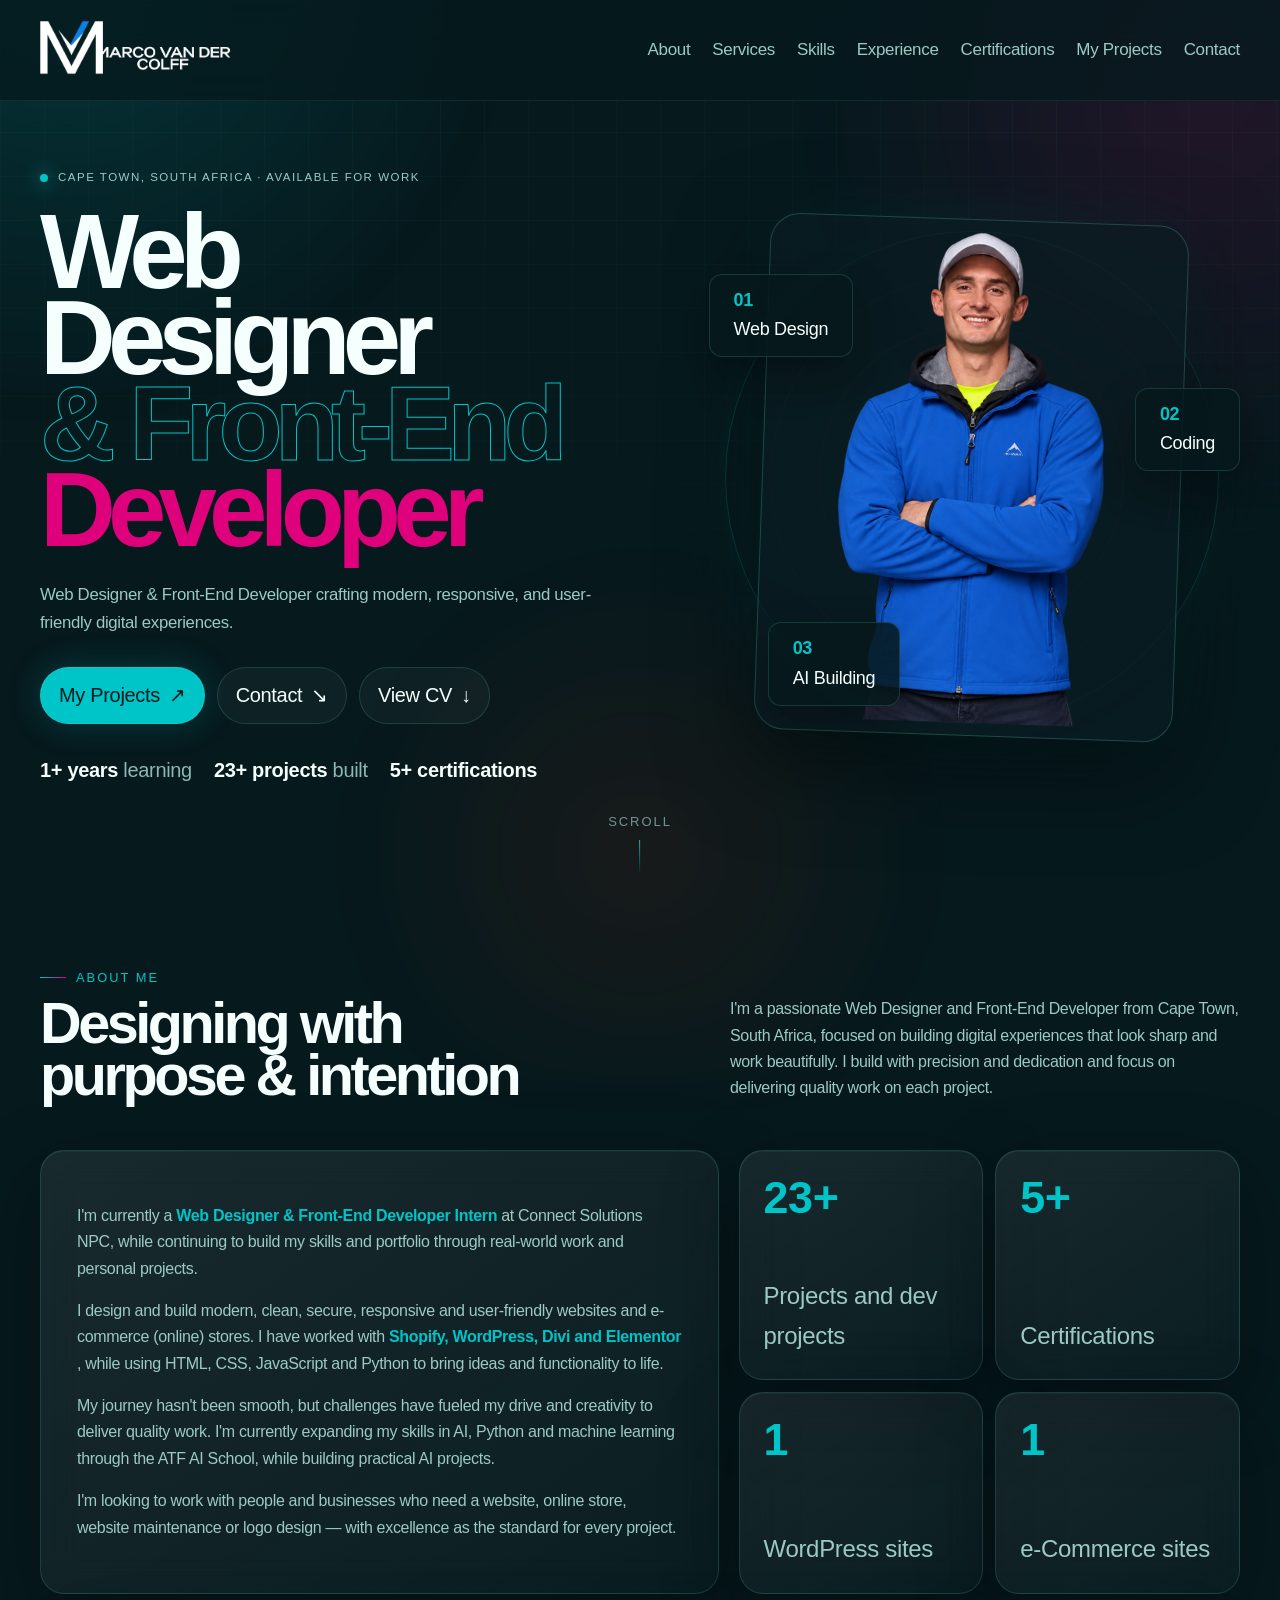
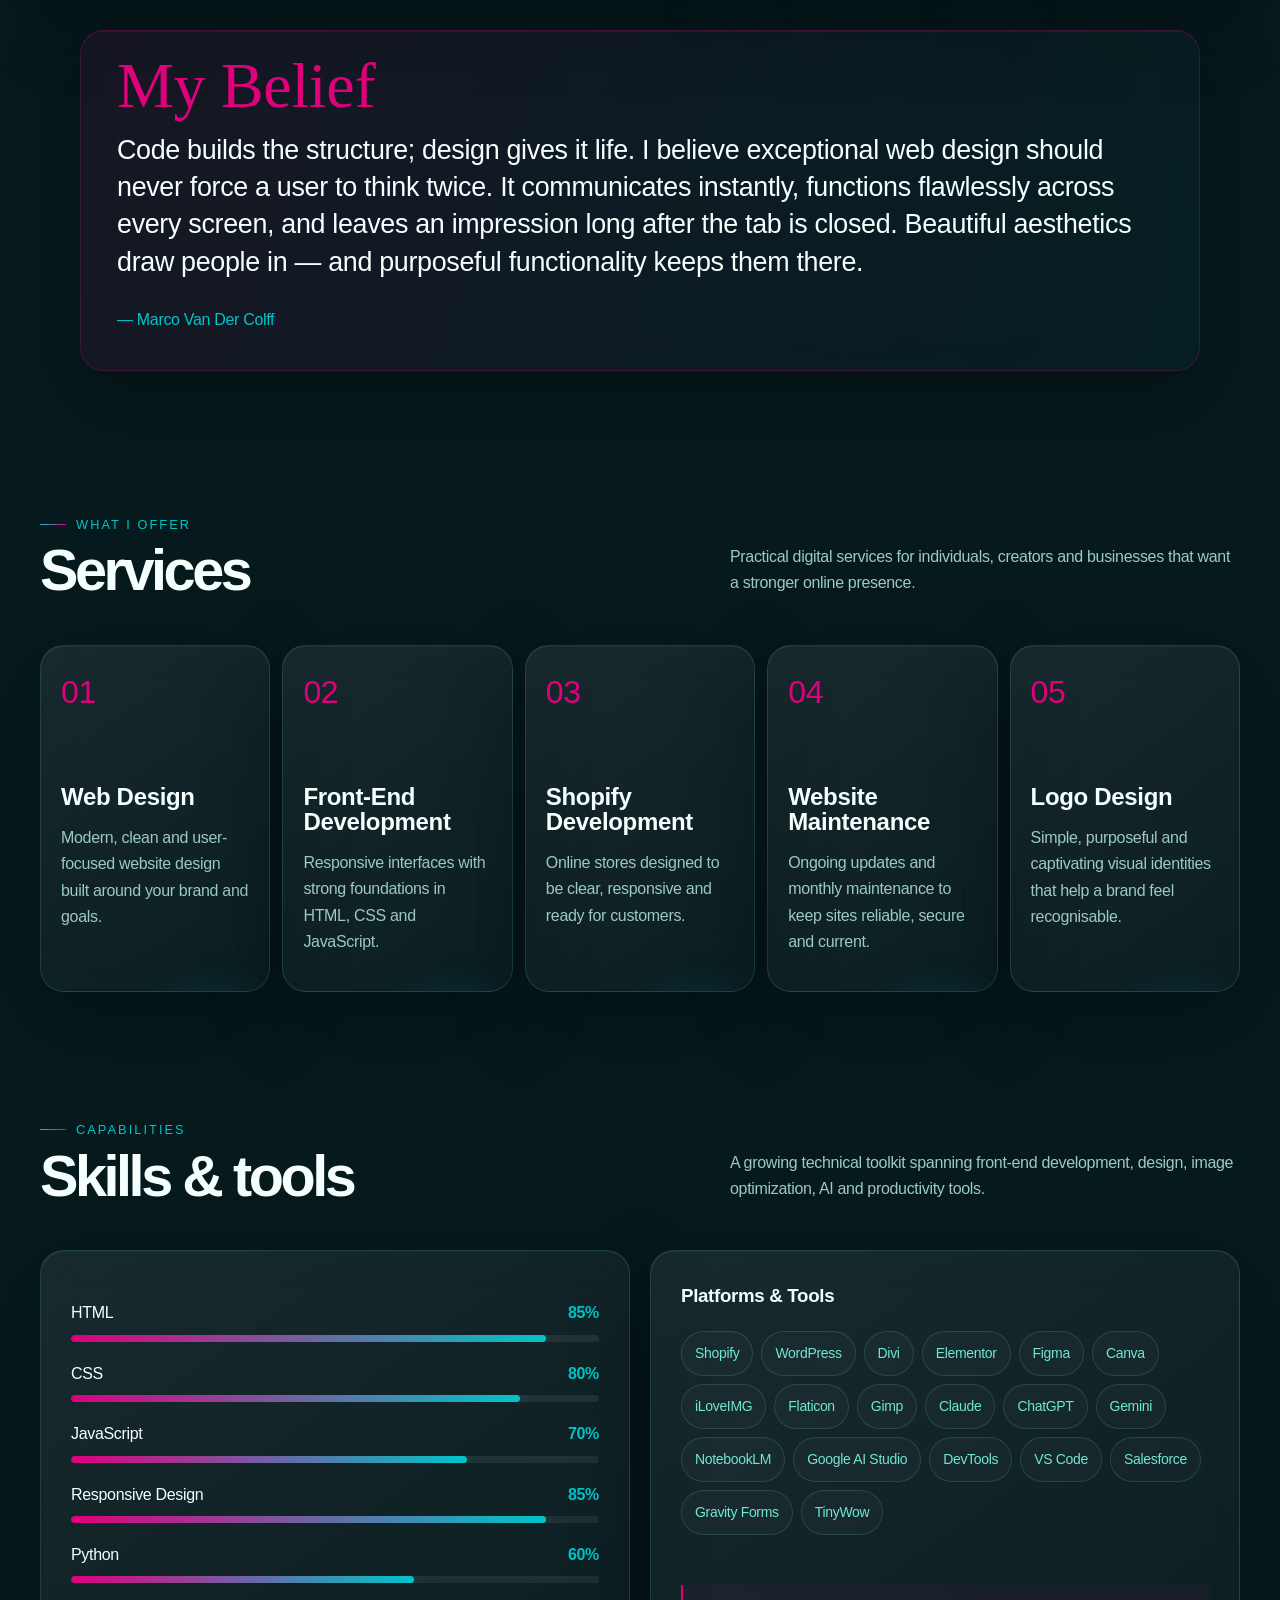
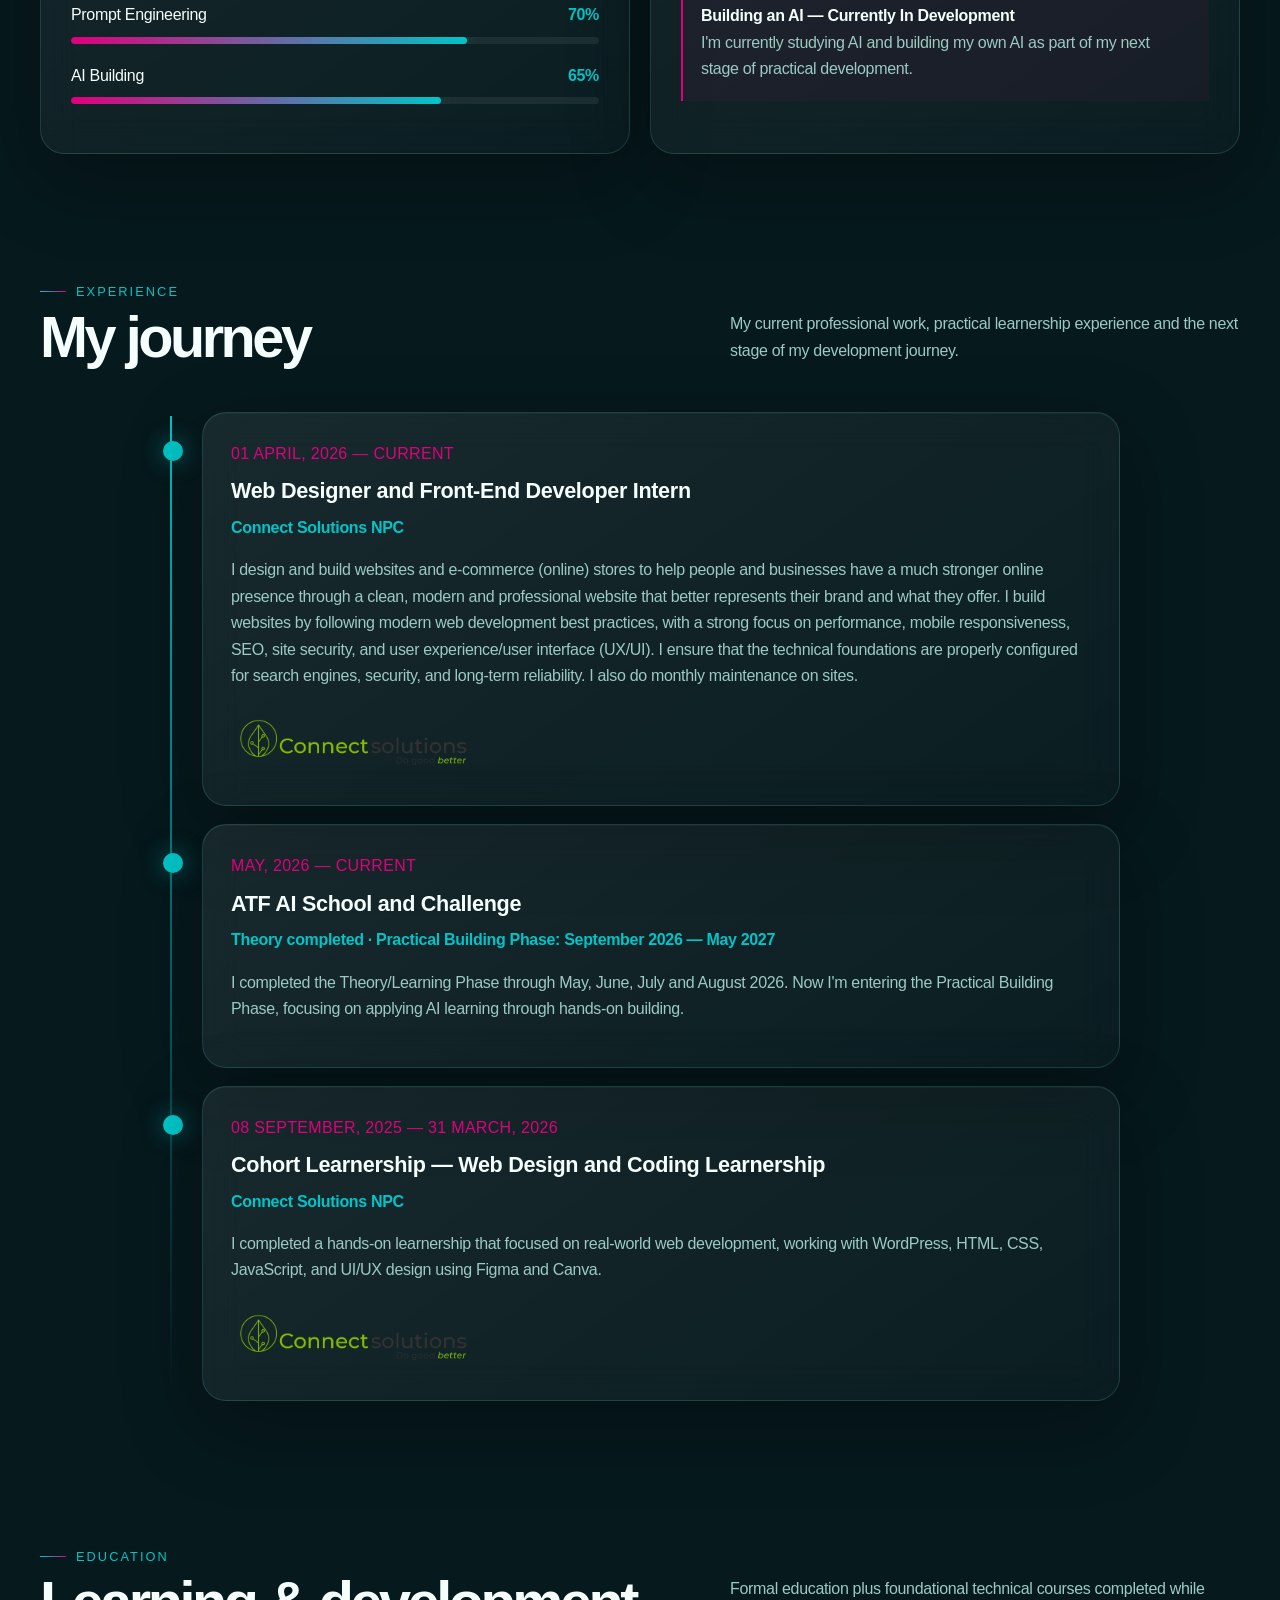
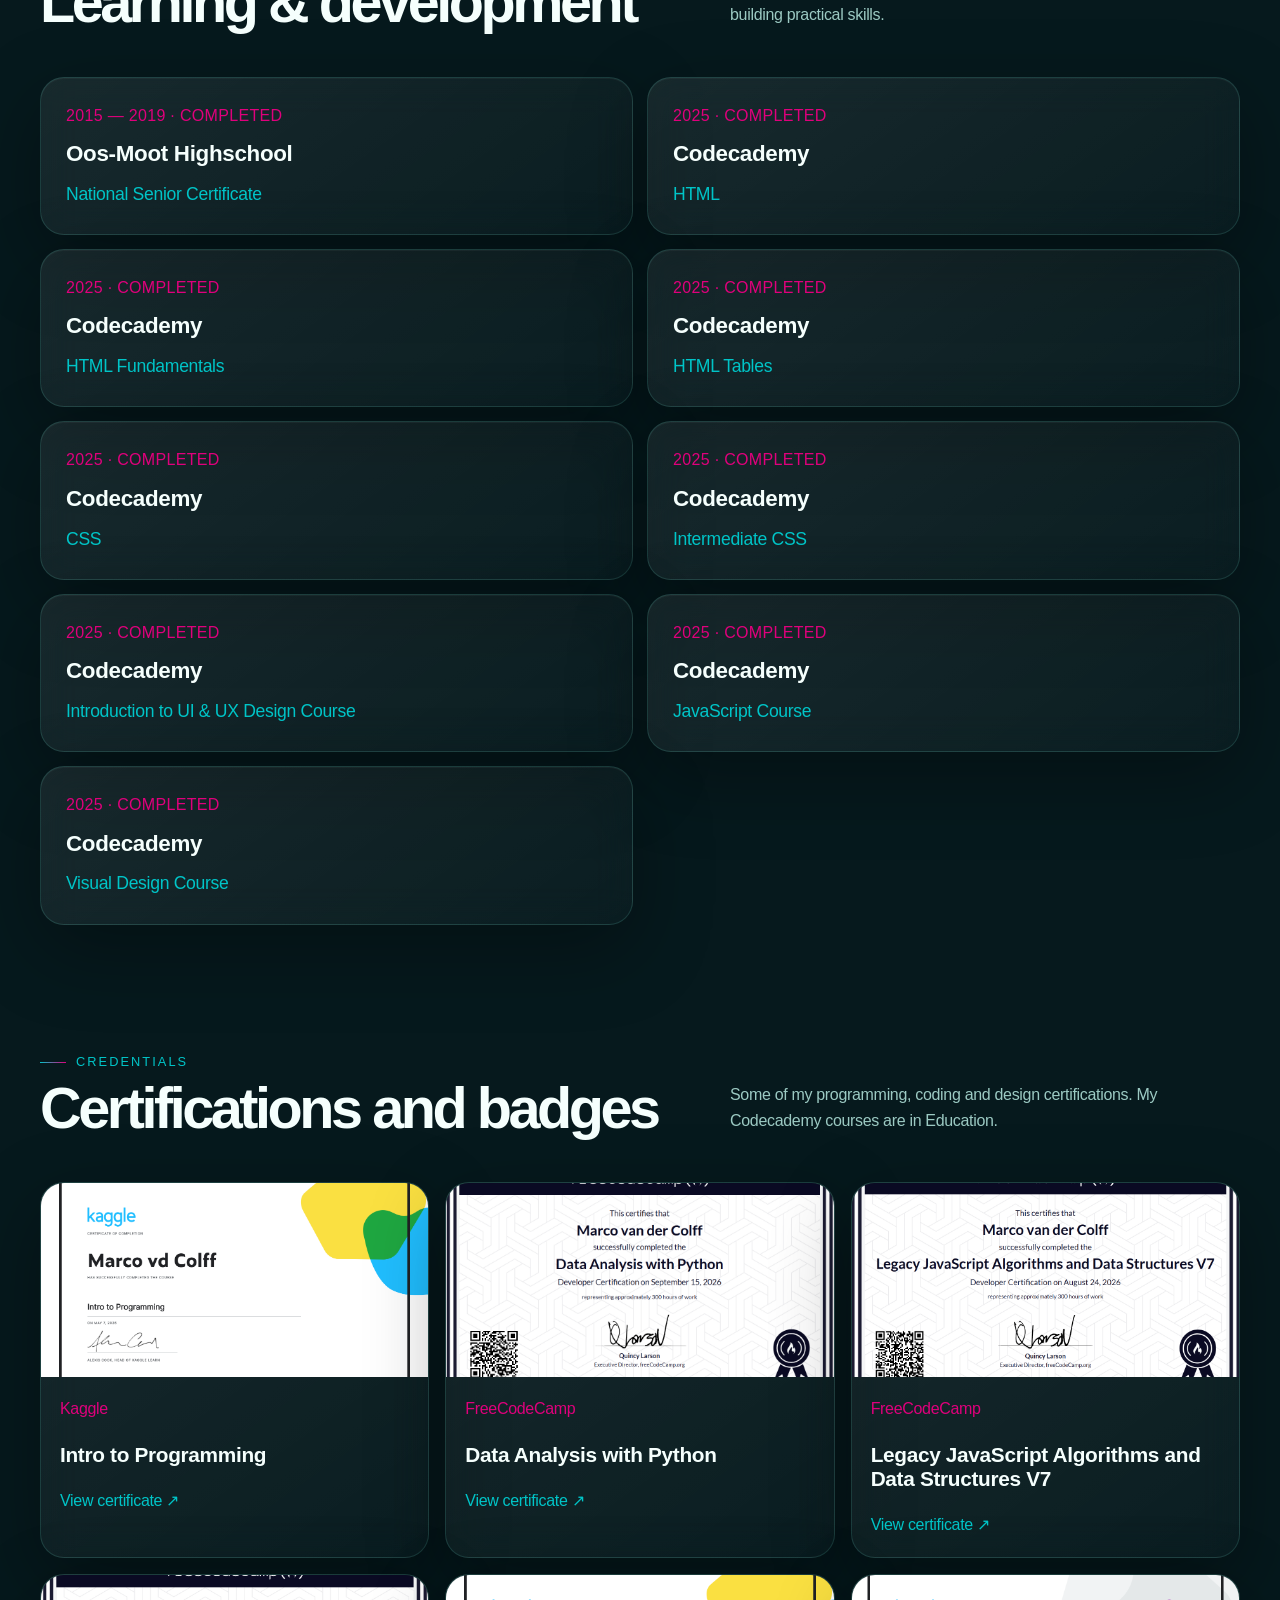
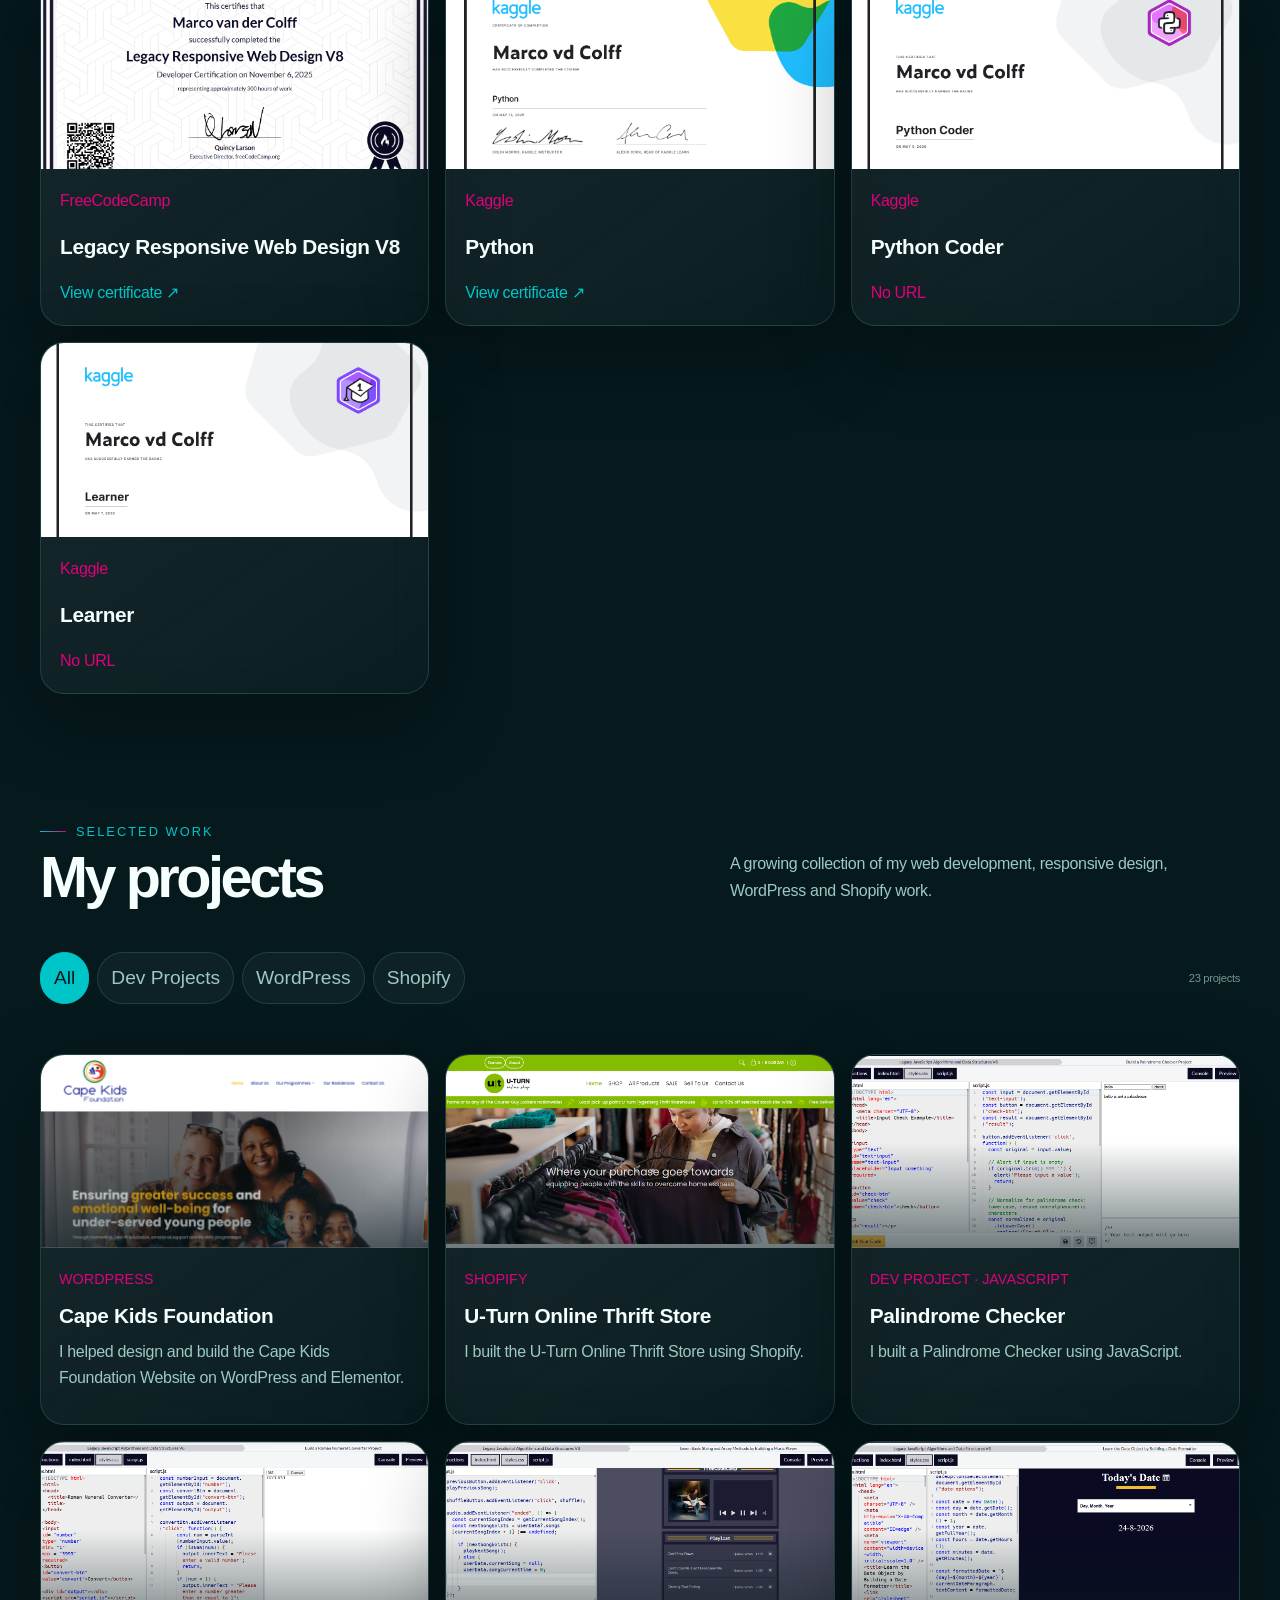
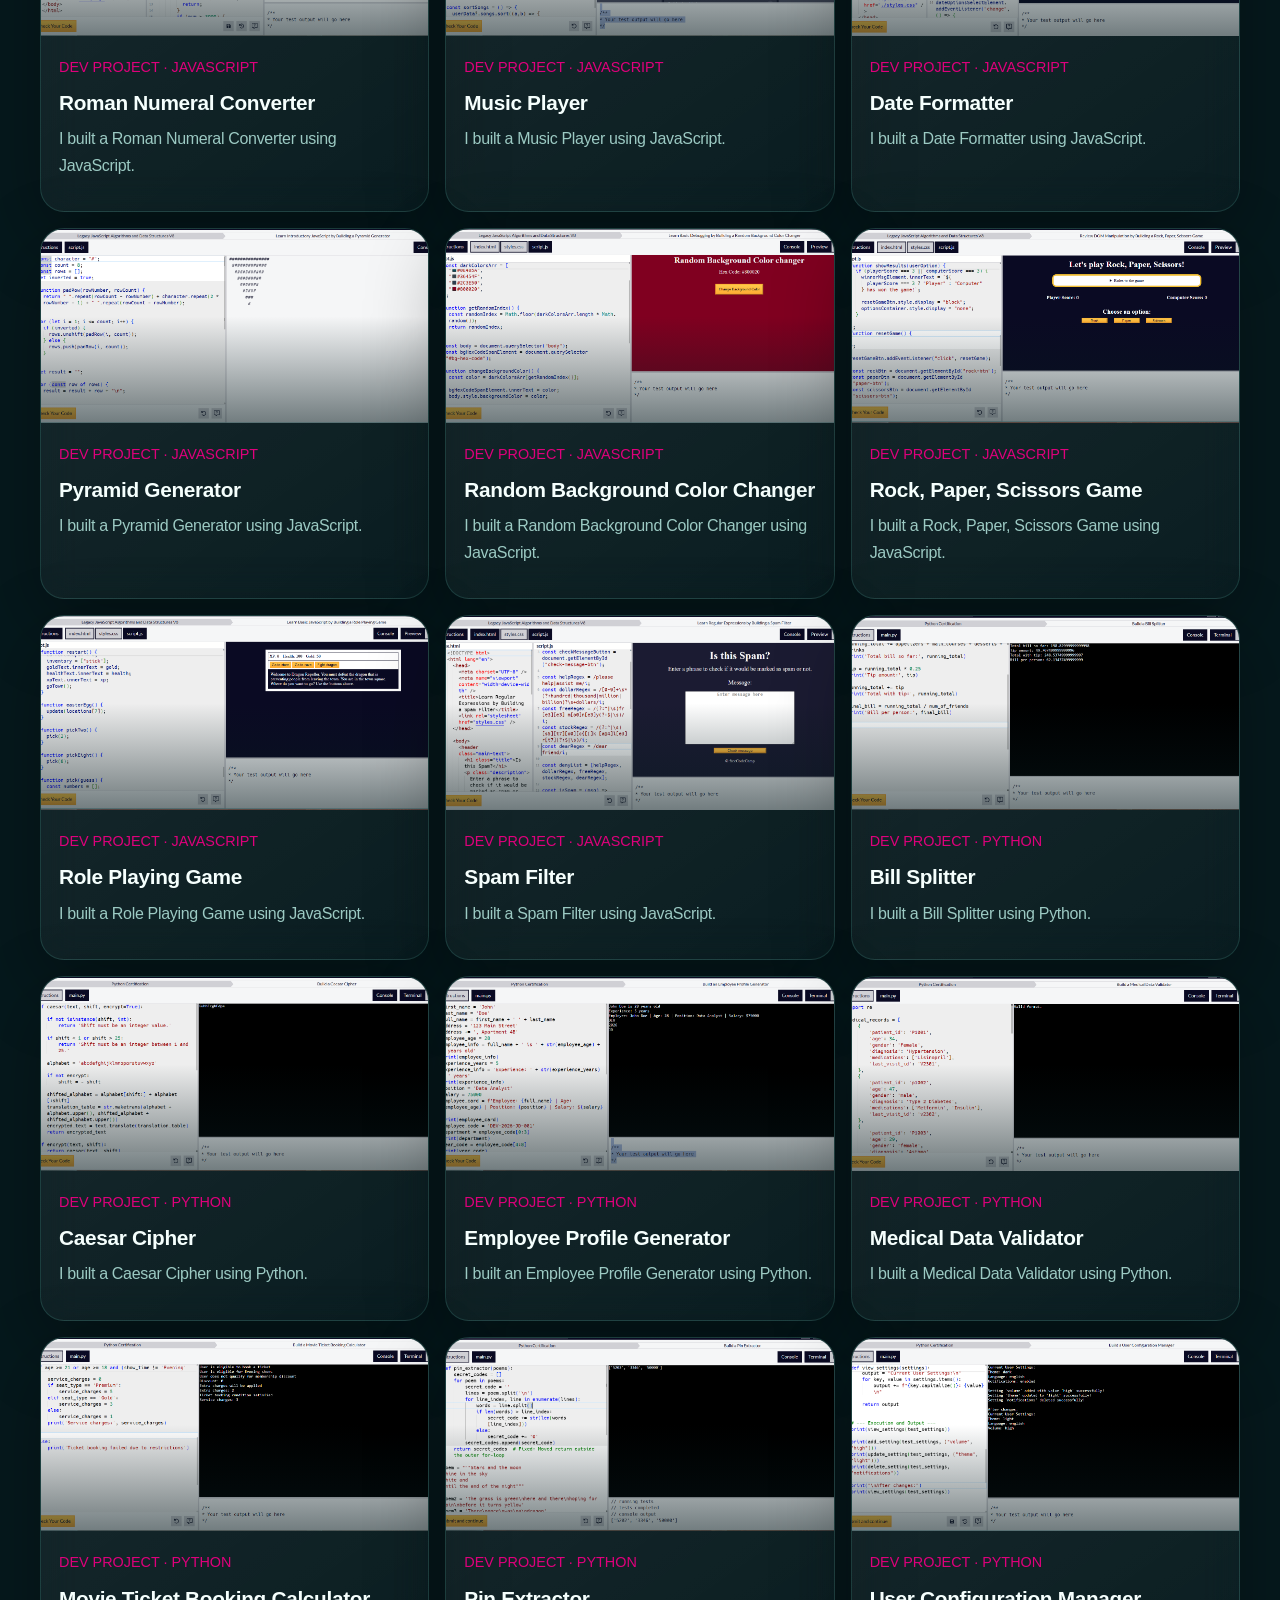
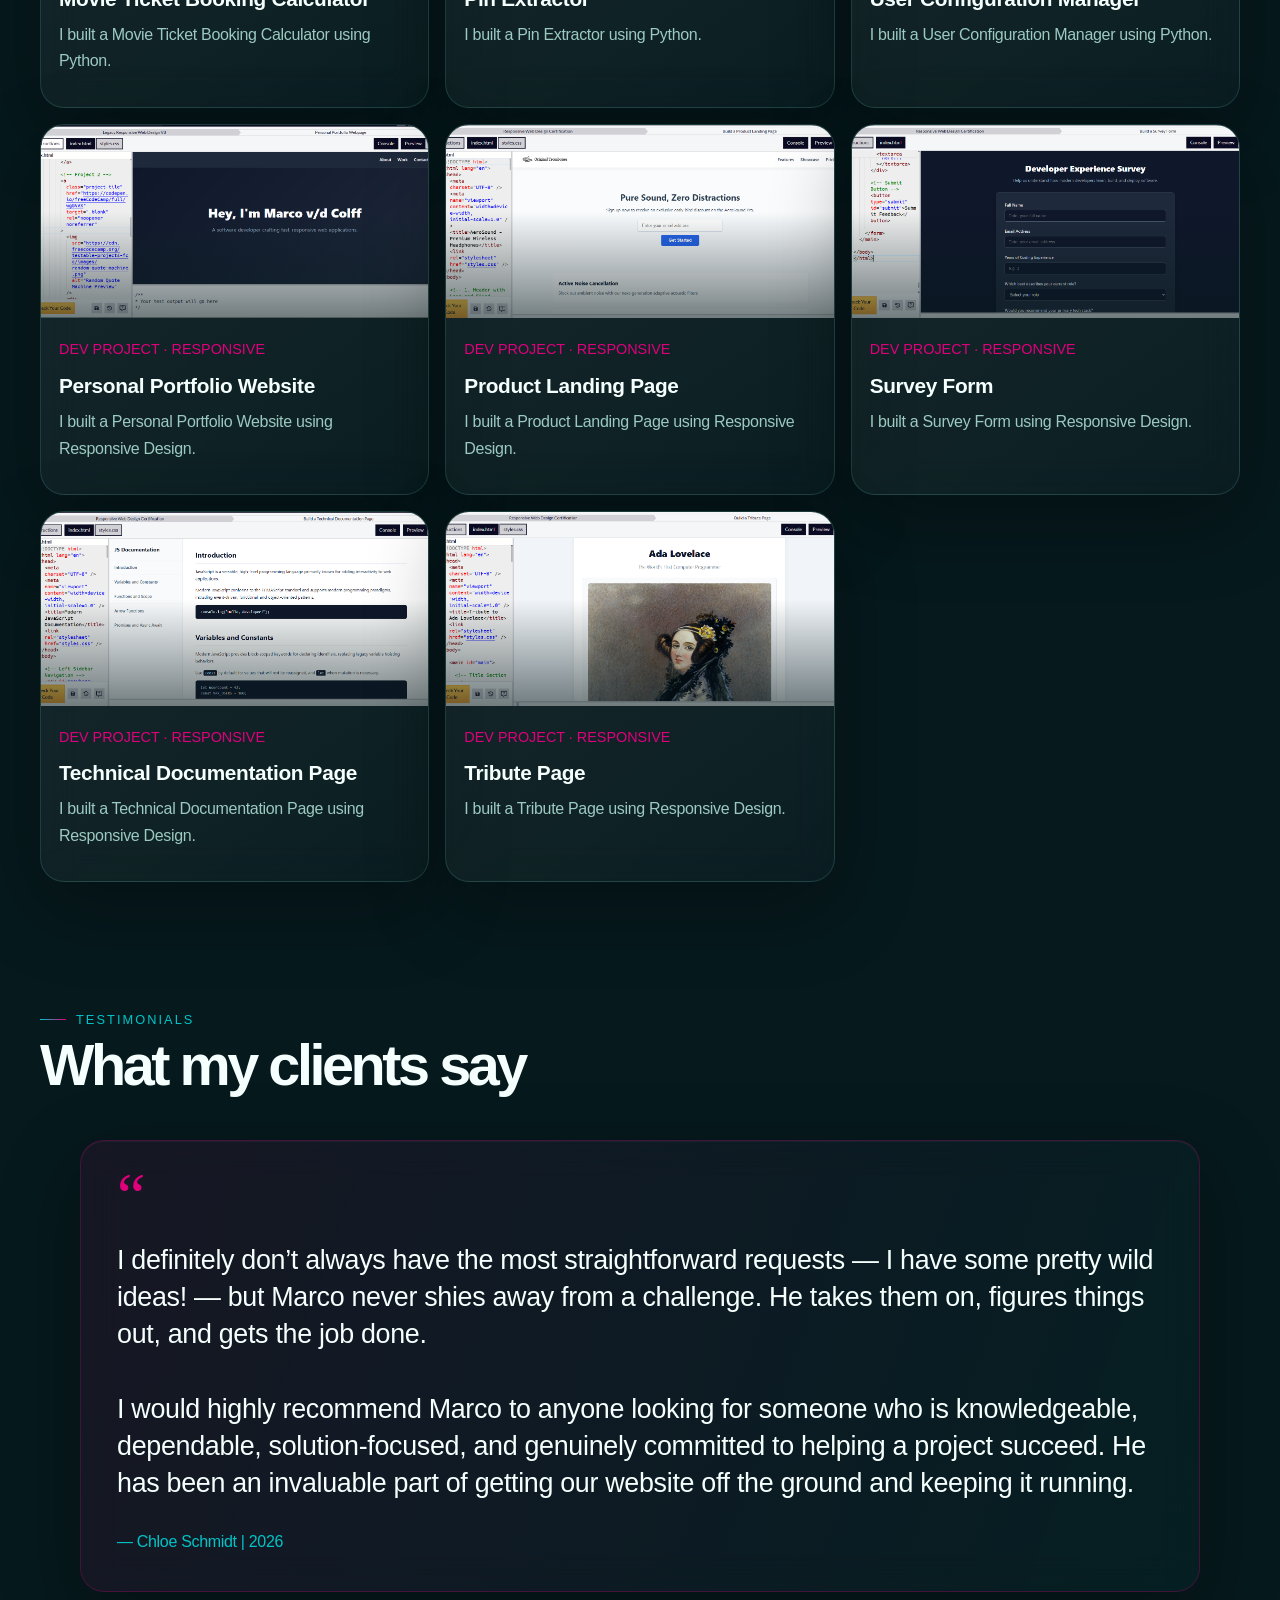
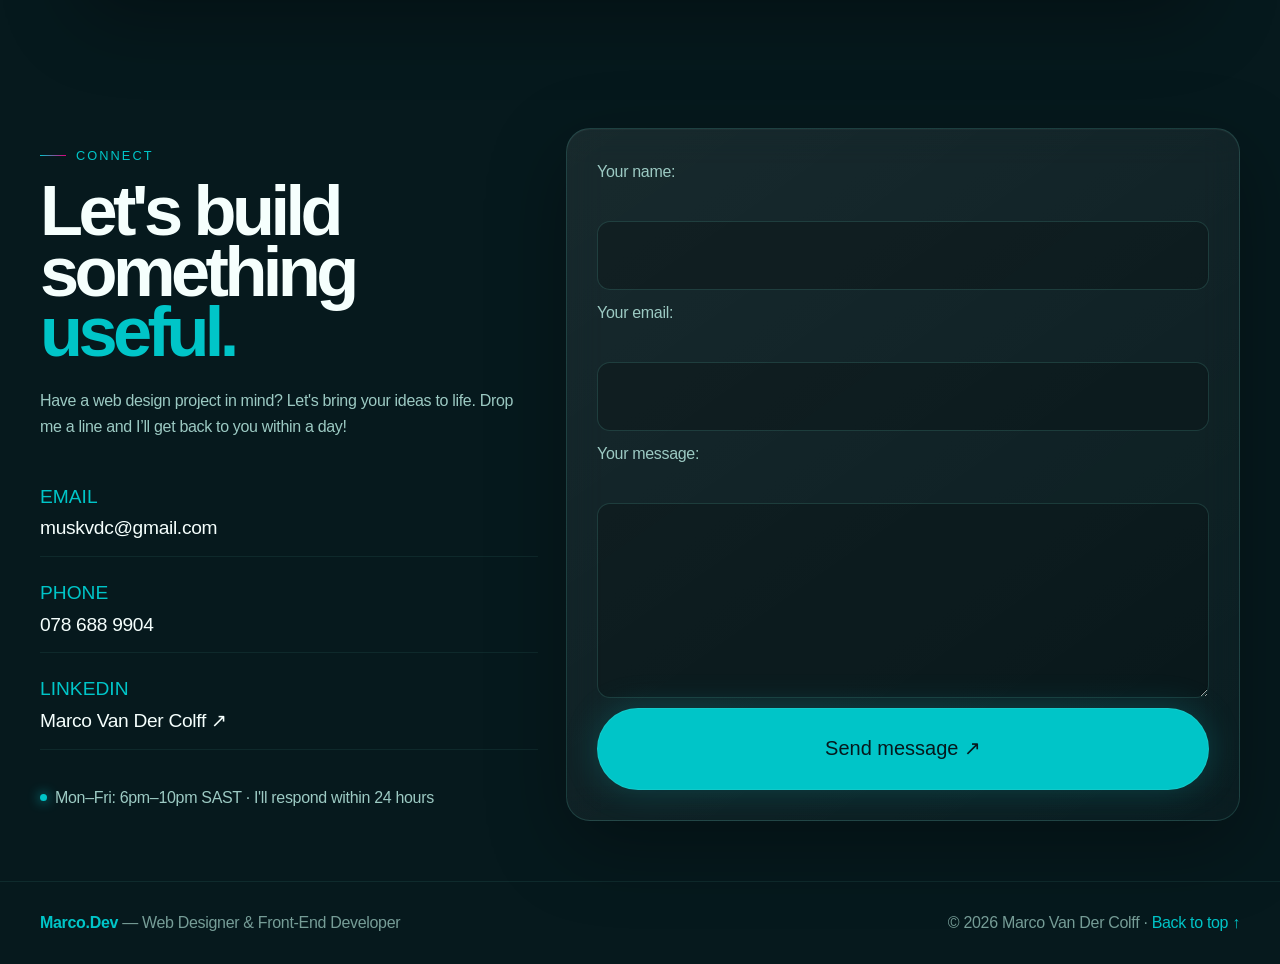
<file: index.html>
<!doctype html>
<html lang="en">
    <head>
        <!-- ========================================== DOCUMENT HEAD / SEO ========================================== -->
        <meta charset="utf-8">
        <meta name="viewport" content="width=device-width,initial-scale=1">
        <meta name="description" content="Marco Van Der Colff | Web Designer & Front-End Developer crafting modern, responsive, user-focused digital experiences.">
        <meta name="theme-color" content="#06191d">
        <link rel="icon" type="image/png" href="images/Logo/MV-Favicon.png">
        <title>
            Marco Van Der Colff | Web Designer
            &
            Front-End Developer
        </title>
         <!-- =====================================================
             EXTERNAL STYLESHEET
             ===================================================== -->
        <link rel="stylesheet" href="css/style.css">
    </head>
    <body>
        <!-- ========================================== HEADER / NAVIGATION SECTION ========================================== -->
        <header class="site-header">
            <div class="container nav">
                <a class="brand" href="#home" aria-label="Marco.Dev home">
                    <img src="images/Logo/MV Logo White.png" alt="Marco.Dev logo" onerror="this.style.display='none';this.nextElementSibling.style.display='grid'">
                    <span class="brand-mark inline-style-1">
                        MV
                    </span>
                </a>
                <nav class="navlinks" aria-label="Primary navigation">
                    <a href="#about">
                        About
                    </a>
                    <a href="#services">
                        Services
                    </a>
                    <a href="#skills">
                        Skills
                    </a>
                    <a href="#experience">
                        Experience
                    </a>
                    <a href="#certifications">
                        Certifications
                    </a>
                    <a href="#projects">
                        My Projects
                    </a>
                    <a href="#contact">
                        Contact
                    </a>
                </nav>
                <button class="menu" aria-label="Open navigation" aria-expanded="false">
                    ☰
                </button>
            </div>
        </header>
        <main>
            <!-- ========================================== HERO SECTION ========================================== -->
            <section class="hero" id="home">
                <div class="container hero-grid">
                    <div>
                        <div class="hero-kicker">
                            <i class="status-dot">
                            </i>
                            Cape Town, South Africa · Available for work
                        </div>
                        <h1>
                            Web Designer
                            <br>
                            <span class="outline">
                                &amp;
                                Front-End
                            </span>
                            <br>
                            <span class="accent">
                                Developer
                            </span>
                        </h1>
                        <p class="hero-lead">
                            Web Designer
                            &amp;
                            Front-End Developer crafting modern, responsive, and user-friendly digital experiences.
                        </p>
                        <div class="hero-actions">
                            <a class="btn btn-primary" href="#projects">
                                My Projects
                                <span>
                                    ↗
                                </span>
                            </a>
                            <a class="btn btn-ghost" href="#contact">
                                Contact
                                <span>
                                    ↘
                                </span>
                            </a>
                            <a class="btn btn-ghost" href="CV/Marco vd Colff CV Resume.pdf">
                                View CV
                                <span>
                                    ↓
                                </span>
                            </a>
                        </div>
                        <div class="hero-meta">
                            <span>
                                <strong>
                                    1+ years
                                </strong>
                                learning
                            </span>
                            <span>
                                <strong>
                                    23+ projects
                                </strong>
                                built
                            </span>
                            <span>
                                <strong>
                                    5+ certifications
                                </strong>
                            </span>
                        </div>
                    </div>
                    <div class="hero-visual">
                        <div class="orbit" aria-hidden="true">
                        </div>
                        <div class="portrait-frame">
                            <img src="images/Marco/Marco_van_der Colff_Hero_Image.png" alt="Marco Van Der Colff" onerror="this.style.display='none';this.nextElementSibling.style.display='grid'">
                            <div class="portrait-placeholder inline-style-1">
                                Hero image
                                <br>
                                images/Marco/Marco_van_der Colff_Hero_Image.PNG
                            </div>
                        </div>
                        <div class="float-card float-1">
                            <b>
                                01
                            </b>
                            Web Design
                        </div>
                        <div class="float-card float-2">
                            <b>
                                02
                            </b>
                            Coding
                        </div>
                        <div class="float-card float-3">
                            <b>
                                03
                            </b>
                            AI Building
                        </div>
                    </div>
                </div>
                <div class="scroll-cue">
                    Scroll
                </div>
            </section>
            <!-- ========================================== ABOUT SECTION ========================================== -->
            <section class="section" id="about">
                <div class="container">
                    <div class="section-head">
                        <div>
                            <div class="eyebrow">
                                About me
                            </div>
                            <h2 class="section-title">
                                Designing with
                                <br>
                                purpose
                                &amp; intention
                            </h2>
                        </div>
                        <p class="section-intro">
                            I'm a passionate Web Designer and Front-End Developer from Cape Town, South Africa, focused on building digital experiences that look sharp and work beautifully. I build with precision and dedication and focus on delivering quality work on each project.
                        </p>
                    </div>
                    <div class="about-grid">
                        <article class="glass about-copy">
                            <p>
                                I'm currently a
                                <strong>
                                    Web Designer
                                    &amp;
                                    Front-End Developer Intern
                                </strong>
                                at Connect Solutions NPC, while continuing to build my skills and portfolio through real-world work and personal projects.
                            </p>
                            <p>
                                I design and build modern, clean, secure, responsive and user-friendly websites and e-commerce (online) stores. I have worked with
                                <strong>
                                    Shopify, WordPress, Divi and Elementor
                                </strong>
                                , while using HTML, CSS, JavaScript and Python to bring ideas and functionality to life.
                            </p>
                            <p>
                                My journey hasn't been smooth, but challenges have fueled my drive and creativity to deliver quality work. I'm currently expanding my skills in AI, Python and machine learning through the ATF AI School, while building practical AI projects.
                            </p>
                            <p>
                                I'm looking to work with people and businesses who need a website, online store, website maintenance or logo design — with excellence as the standard for every project.
                            </p>
                        </article>
                        <div class="stats">
                            <div class="glass stat">
                                <b>
                                    23+
                                </b>
                                <span>
                                    Projects and dev projects
                                </span>
                            </div>
                            <div class="glass stat">
                                <b>
                                    5+
                                </b>
                                <span>
                                    Certifications
                                </span>
                            </div>
                            <div class="glass stat">
                                <b>
                                    1
                                </b>
                                <span>
                                    WordPress sites
                                </span>
                            </div>
                            <div class="glass stat">
                                <b>
                                    1
                                </b>
                                <span>
                                    e-Commerce sites
                                </span>
                            </div>
                        </div>
                        <blockquote class="glass quote">
                            <div class="quote-mark">
                                My Belief
                            </div>
                            <p>
                                Code builds the structure; design gives it life. I believe exceptional web design should never force a user to think twice. It communicates instantly, functions flawlessly across every screen, and leaves an impression long after the tab is closed. Beautiful aesthetics draw people in — and purposeful functionality keeps them there.
                            </p>
                            <cite>
                                — Marco Van Der Colff
                            </cite>
                        </blockquote>
                    </div>
                </div>
            </section>
            <!-- ========================================== SERVICES SECTION ========================================== -->
            <section class="section" id="services">
                <div class="container">
                    <div class="section-head">
                        <div>
                            <div class="eyebrow">
                                What I offer
                            </div>
                            <h2 class="section-title">
                                Services
                            </h2>
                        </div>
                        <p class="section-intro">
                            Practical digital services for individuals, creators and businesses that want a stronger online presence.
                        </p>
                    </div>
                    <div class="services-grid">
                        <article class="glass service">
                            <span class="service-index">
                                01
                            </span>
                            <h3>
                                Web Design
                            </h3>
                            <p>
                                Modern, clean and user-focused website design built around your brand and goals.
                            </p>
                        </article>
                        <article class="glass service">
                            <span class="service-index">
                                02
                            </span>
                            <h3>
                                Front-End Development
                            </h3>
                            <p>
                                Responsive interfaces with strong foundations in HTML, CSS and JavaScript.
                            </p>
                        </article>
                        <article class="glass service">
                            <span class="service-index">
                                03
                            </span>
                            <h3>
                                Shopify Development
                            </h3>
                            <p>
                                Online stores designed to be clear, responsive and ready for customers.
                            </p>
                        </article>
                        <article class="glass service">
                            <span class="service-index">
                                04
                            </span>
                            <h3>
                                Website Maintenance
                            </h3>
                            <p>
                                Ongoing updates and monthly maintenance to keep sites reliable, secure and current.
                            </p>
                        </article>
                        <article class="glass service">
                            <span class="service-index">
                                05
                            </span>
                            <h3>
                                Logo Design
                            </h3>
                            <p>
                                Simple, purposeful and captivating visual identities that help a brand feel recognisable.
                            </p>
                        </article>
                    </div>
                </div>
            </section>
            <!-- ========================================== SKILLS SECTION ========================================== -->
            <section class="section" id="skills">
                <div class="container">
                    <div class="section-head">
                        <div>
                            <div class="eyebrow">
                                Capabilities
                            </div>
                            <h2 class="section-title">
                                Skills
                                &amp; tools
                            </h2>
                        </div>
                        <p class="section-intro">
                            A growing technical toolkit spanning front-end development, design, image optimization, AI and productivity tools.
                        </p>
                    </div>
                    <div class="skills-layout">
                        <div class="glass skills-panel">
                            <div class="skill">
                                <div class="skill-head">
                                    <span>
                                        HTML
                                    </span>
                                    <b>
                                        85%
                                    </b>
                                </div>
                                <div class="bar">
                                    <i class="inline-style-2">
                                    </i>
                                </div>
                            </div>
                            <div class="skill">
                                <div class="skill-head">
                                    <span>
                                        CSS
                                    </span>
                                    <b>
                                        80%
                                    </b>
                                </div>
                                <div class="bar">
                                    <i class="inline-style-3">
                                    </i>
                                </div>
                            </div>
                            <div class="skill">
                                <div class="skill-head">
                                    <span>
                                        JavaScript
                                    </span>
                                    <b>
                                        70%
                                    </b>
                                </div>
                                <div class="bar">
                                    <i class="inline-style-4">
                                    </i>
                                </div>
                            </div>
                            <div class="skill">
                                <div class="skill-head">
                                    <span>
                                        Responsive Design
                                    </span>
                                    <b>
                                        85%
                                    </b>
                                </div>
                                <div class="bar">
                                    <i class="inline-style-2">
                                    </i>
                                </div>
                            </div>
                            <div class="skill">
                                <div class="skill-head">
                                    <span>
                                        Python
                                    </span>
                                    <b>
                                        60%
                                    </b>
                                </div>
                                <div class="bar">
                                    <i class="inline-style-5">
                                    </i>
                                </div>
                            </div>
                            <div class="skill">
                                <div class="skill-head">
                                    <span>
                                        Prompt Engineering
                                    </span>
                                    <b>
                                        70%
                                    </b>
                                </div>
                                <div class="bar">
                                    <i class="inline-style-4">
                                    </i>
                                </div>
                            </div>
                            <div class="skill">
                                <div class="skill-head">
                                    <span>
                                        AI Building
                                    </span>
                                    <b>
                                        65%
                                    </b>
                                </div>
                                <div class="bar">
                                    <i class="inline-style-7">
                                    </i>
                                </div>
                            </div>
                        </div>
                        <aside class="glass toolbox">
                            <h3>
                                Platforms
                                &amp; Tools
                            </h3>
                            <div class="tags">
                                <span class="tag">
                                    Shopify
                                </span>
                                <span class="tag">
                                    WordPress
                                </span>
                                <span class="tag">
                                    Divi
                                </span>
                                <span class="tag">
                                    Elementor
                                </span>
                                <span class="tag">
                                    Figma
                                </span>
                                <span class="tag">
                                    Canva
                                </span>
                                <span class="tag">
                                    iLoveIMG
                                </span>
                                <span class="tag">
                                    Flaticon
                                </span>
                                <span class="tag">
                                    Gimp
                                </span>
                                <span class="tag">
                                    Claude
                                </span>
                                <span class="tag">
                                    ChatGPT
                                </span>
                                <span class="tag">
                                    Gemini
                                </span>
                                <span class="tag">
                                    NotebookLM
                                </span>
                                <span class="tag">
                                    Google AI Studio
                                </span>
                                <span class="tag">
                                    DevTools
                                </span>
                                <span class="tag">
                                    VS Code
                                </span>
                                <span class="tag">
                                    Salesforce
                                </span>
                                <span class="tag">
                                    Gravity Forms
                                </span>
                                <span class="tag">
                                    TinyWow
                                </span>
                            </div>
                            <div class="ai-note">
                                <strong>
                                    Building an AI — Currently In Development
                                </strong>
                                <br>
                                I'm currently studying AI and building my own AI as part of my next stage of practical development.
                            </div>
                        </aside>
                    </div>
                </div>
            </section>
            <!-- ========================================== EXPERIENCE SECTION ========================================== -->
            <section class="section" id="experience">
                <div class="container">
                    <div class="section-head">
                        <div>
                            <div class="eyebrow">
                                Experience
                            </div>
                            <h2 class="section-title">
                                My journey
                            </h2>
                        </div>
                        <p class="section-intro">
                            My current professional work, practical learnership experience and the next stage of my development journey.
                        </p>
                    </div>
                    <div class="timeline">
                        <div class="timeline-item">
                            <i class="timeline-dot">
                            </i>
                            <article class="glass timeline-card">
                                <span class="date">
                                    01 April, 2026 — Current
                                </span>
                                <h3>
                                    Web Designer and Front-End Developer Intern
                                </h3>
                                <h4>
                                    Connect Solutions NPC
                                </h4>
                                <p>
                                    I design and build websites and e-commerce (online) stores to help people and businesses have a much stronger online presence through a clean, modern and professional website that better represents their brand and what they offer. I build websites by following modern web development best practices, with a strong focus on performance, mobile responsiveness, SEO, site security, and user experience/user interface (UX/UI). I ensure that the technical foundations are properly configured for search engines, security, and long-term reliability. I also do monthly maintenance on sites.
                                </p>
                                <img class="company-logo" src="images/Connect-Solutions_Logo_Nonprofit.webp" alt="Connect Solutions NPC logo">
                            </article>
                        </div>
                        <div class="timeline-item">
                            <i class="timeline-dot">
                            </i>
                            <article class="glass timeline-card">
                                <span class="date">
                                    May, 2026 — Current
                                </span>
                                <h3>
                                    ATF AI School and Challenge
                                </h3>
                                <h4>
                                    Theory completed · Practical Building Phase: September 2026 — May 2027
                                </h4>
                                <p>
                                    I completed the Theory/Learning Phase through May, June, July and August 2026. Now I'm entering the Practical Building Phase, focusing on applying AI learning through hands-on building.
                                </p>
                            </article>
                        </div>
                        <div class="timeline-item">
                            <i class="timeline-dot">
                            </i>
                            <article class="glass timeline-card">
                                <span class="date">
                                    08 September, 2025 — 31 March, 2026
                                </span>
                                <h3>
                                    Cohort Learnership — Web Design and Coding Learnership
                                </h3>
                                <h4>
                                    Connect Solutions NPC
                                </h4>
                                <p>
                                    I completed a hands-on learnership that focused on real-world web development, working with WordPress, HTML, CSS, JavaScript, and UI/UX design using Figma and Canva.
                                </p>
                                <img class="company-logo" src="images/Connect-Solutions_Logo_Nonprofit.webp" alt="Connect Solutions NPC logo">
                            </article>
                        </div>
                    </div>
                </div>
            </section>
            <!-- ========================================== EDUCATION SECTION ========================================== -->
            <section class="section" id="education">
                <div class="container">
                    <div class="section-head">
                        <div>
                            <div class="eyebrow">
                                Education
                            </div>
                            <h2 class="section-title">
                                Learning
                                &amp; development
                            </h2>
                        </div>
                        <p class="section-intro">
                            Formal education plus foundational technical courses completed while building practical skills.
                        </p>
                    </div>
                    <div class="education-grid">
                        <article class="glass education-card">
                            <span class="date">
                                2015 — 2019 · Completed
                            </span>
                            <h3>
                                Oos-Moot Highschool
                            </h3>
                            <p class="course">
                                National Senior Certificate
                            </p>
                        </article>
                        <article class="glass education-card">
                            <span class="date">
                                2025 · Completed
                            </span>
                            <h3>
                                Codecademy
                            </h3>
                            <p class="course">
                                HTML
                            </p>
                        </article>
                        <article class="glass education-card">
                            <span class="date">
                                2025 · Completed
                            </span>
                            <h3>
                                Codecademy
                            </h3>
                            <p class="course">
                                HTML Fundamentals
                            </p>
                        </article>
                        <article class="glass education-card">
                            <span class="date">
                                2025 · Completed
                            </span>
                            <h3>
                                Codecademy
                            </h3>
                            <p class="course">
                                HTML Tables
                            </p>
                        </article>
                        <article class="glass education-card">
                            <span class="date">
                                2025 · Completed
                            </span>
                            <h3>
                                Codecademy
                            </h3>
                            <p class="course">
                                CSS
                            </p>
                        </article>
                        <article class="glass education-card">
                            <span class="date">
                                2025 · Completed
                            </span>
                            <h3>
                                Codecademy
                            </h3>
                            <p class="course">
                                Intermediate CSS
                            </p>
                        </article>
                        <article class="glass education-card">
                            <span class="date">
                                2025 · Completed
                            </span>
                            <h3>
                                Codecademy
                            </h3>
                            <p class="course">
                                Introduction to UI
                                &amp;
                                UX Design Course
                            </p>
                        </article>
                        <article class="glass education-card">
                            <span class="date">
                                2025 · Completed
                            </span>
                            <h3>
                                Codecademy
                            </h3>
                            <p class="course">
                                JavaScript Course
                            </p>
                        </article>
                        <article class="glass education-card">
                            <span class="date">
                                2025 · Completed
                            </span>
                            <h3>
                                Codecademy
                            </h3>
                            <p class="course">
                                Visual Design Course
                            </p>
                        </article>
                    </div>
                </div>
            </section>
            <!-- ========================================== CERTIFICATIONS SECTION ========================================== -->
            <section class="section" id="certifications">
                <div class="container">
                    <div class="section-head">
                        <div>
                            <div class="eyebrow">
                                Credentials
                            </div>
                            <h2 class="section-title">
                                Certifications and badges
                            </h2>
                        </div>
                        <p class="section-intro">
                            Some of my programming, coding and design certifications. My Codecademy courses are in Education.
                        </p>
                    </div>
                    <div class="cert-grid">
                        <article class="glass cert">
                            <img src="images/Certificates/Marco vd Colff - Intro to Programming Certificate.png" alt="Intro to Programming certificate">
                            <div class="cert-body">
                                <span>
                                    Kaggle
                                </span>
                                <h3>
                                    Intro to Programming
                                </h3>
                                <a href="https://www.kaggle.com/learn/certification/marcovdcolff/intro-to-programming" target="_blank" rel="noopener">
                                    View certificate ↗
                                </a>
                            </div>
                        </article>
                        <article class="glass cert">
                            <img src="images/Certificates/Marco vd Colff - Data Analysis with Python Certificate.PNG" alt="Intro to Programming certificate">
                            <div class="cert-body">
                                <span>
                                    FreeCodeCamp
                                </span>
                                <h3>
                                    Data Analysis with Python
                                </h3>
                                <a href="https://www.freecodecamp.org/certification/marcovdc/data-analysis-with-python-v7" target="_blank" rel="noopener">
                                    View certificate ↗
                                </a>
                            </div>
                        </article>
                        <article class="glass cert">
                            <img src="images/Certificates/Marco vd Colff - Legacy JavaScript Algorithms and Data Structures V7 Certificate.PNG" alt="Legacy JavaScript Algorithms and Data Structures V7 certificate">
                            <div class="cert-body">
                                <span>
                                    FreeCodeCamp
                                </span>
                                <h3>
                                    Legacy JavaScript Algorithms and Data Structures V7
                                </h3>
                                <a href="https://www.freecodecamp.org/certification/marcovdc/javascript-algorithms-and-data-structures" target="_blank" rel="noopener">
                                    View certificate ↗
                                </a>
                            </div>
                        </article>
                        <article class="glass cert">
                            <img src="images/Certificates/Marco vd Colff - Legacy Responsive Web Design V8 Certificate.PNG" alt="Legacy Responsive Web Design V8 certificate">
                            <div class="cert-body">
                                <span>
                                    FreeCodeCamp
                                </span>
                                <h3>
                                    Legacy Responsive Web Design V8
                                </h3>
                                <a href="https://www.freecodecamp.org/certification/marcovdc/responsive-web-design" target="_blank" rel="noopener">
                                    View certificate ↗
                                </a>
                            </div>
                        </article>
                        <article class="glass cert">
                            <img src="images/Certificates/Marco vd Colff - Python Certificate.png" alt="Python certificate">
                            <div class="cert-body">
                                <span>
                                    Kaggle
                                </span>
                                <h3>
                                    Python
                                </h3>
                                <a href="https://www.kaggle.com/learn/certification/marcovdcolff/python" target="_blank" rel="noopener">
                                    View certificate ↗
                                </a>
                            </div>
                        </article>
                        <article class="glass cert">
                            <img src="images/Certificates/Marco vd Colff - Python Coder.png" alt="Python Coder certificate">
                            <div class="cert-body">
                                <span>
                                    Kaggle
                                </span>
                                <h3>
                                    Python Coder
                                </h3>
                                <span>
                                    No URL
                                </span>
                            </div>
                        </article>
                        <article class="glass cert">
                            <img src="images/Certificates/Marco vd Colff - Learner.png" alt="Learner certificate">
                            <div class="cert-body">
                                <span>
                                    Kaggle
                                </span>
                                <h3>
                                    Learner
                                </h3>
                                <span>
                                    No URL
                                </span>
                            </div>
                        </article>
                    </div>
                </div>
            </section>
            <!-- ========================================== PROJECTS SECTION ========================================== -->
            <section class="section" id="projects">
                <div class="container">
                    <div class="section-head">
                        <div>
                            <div class="eyebrow">
                                Selected work
                            </div>
                            <h2 class="section-title">
                                My projects
                            </h2>
                        </div>
                        <p class="section-intro">
                            A growing collection of my web development, responsive design, WordPress and Shopify work.
                        </p>
                    </div>
                    <div class="filter-bar">
                        <div class="filters" role="group" aria-label="Project categories">
                            <button class="filter active" data-filter="all">
                                All
                            </button>
                            <button class="filter" data-filter="dev">
                                Dev Projects
                            </button>
                            <button class="filter" data-filter="wordpress">
                                WordPress
                            </button>
                            <button class="filter" data-filter="shopify">
                                Shopify
                            </button>
                        </div>
                        <span class="project-count" id="projectCount">
                        </span>
                    </div>
                    <div class="subfilters" aria-label="Development project categories" hidden>
                        <button class="subfilter active" data-sub="all">
                            All Dev Projects
                        </button>
                        <button class="subfilter" data-sub="javascript">
                            JavaScript
                        </button>
                        <button class="subfilter" data-sub="python">
                            Python
                        </button>
                        <button class="subfilter" data-sub="responsive">
                            Responsive
                        </button>
                    </div>
                    <div class="project-grid" id="projectGrid">
                        <!-- ========================================== PROJECT CARDS: WORDPRESS ========================================== -->
                        <article class="glass project" data-cat="wordpress" data-sub="">
                            <div class="project-media">
                                <img src="images/Projects/Cape Kids Foundation.PNG" alt="Cape Kids Foundation">
                            </div>
                            <div class="project-body">
                                <span class="project-type">
                                    WordPress
                                </span>
                                <h3>
                                    Cape Kids Foundation
                                </h3>
                                <p>
                                    I helped design and build the Cape Kids Foundation Website on WordPress and Elementor.
                                </p>
                            </div>
                        </article>
                        <!-- ========================================== PROJECT CARDS: SHOPIFY ========================================== -->
                        <article class="glass project" data-cat="shopify" data-sub="">
                            <div class="project-media">
                                <img src="images/Projects/U-Turn Online Thrift Store.PNG" alt="U-Turn Online Thrift Store">
                            </div>
                            <div class="project-body">
                                <span class="project-type">
                                    Shopify
                                </span>
                                <h3>
                                    U-Turn Online Thrift Store
                                </h3>
                                <p>
                                    I built the U-Turn Online Thrift Store using Shopify.
                                </p>
                            </div>
                        </article>
                        <!-- ========================================== PROJECT CARDS: JAVASCRIPT ========================================== -->
                        <article class="glass project" data-cat="dev" data-sub="javascript">
                            <div class="project-media">
                                <img src="images/Projects/JavaScript/Legacy JavaScript Algorithms and Data Structures V8 - Palindrome Checker.PNG" alt="Palindrome Checker">
                            </div>
                            <div class="project-body">
                                <span class="project-type">
                                    Dev Project · JavaScript
                                </span>
                                <h3>
                                    Palindrome Checker
                                </h3>
                                <p>
                                    I built a Palindrome Checker using JavaScript.
                                </p>
                            </div>
                        </article>
                        <article class="glass project" data-cat="dev" data-sub="javascript">
                            <div class="project-media">
                                <img src="images/Projects/JavaScript/Legacy JavaScript Algorithms and Data Structures V8 - Roman Numeral Converter.PNG" alt="Roman Numeral Converter">
                            </div>
                            <div class="project-body">
                                <span class="project-type">
                                    Dev Project · JavaScript
                                </span>
                                <h3>
                                    Roman Numeral Converter
                                </h3>
                                <p>
                                    I built a Roman Numeral Converter using JavaScript.
                                </p>
                            </div>
                        </article>
                        <article class="glass project" data-cat="dev" data-sub="javascript">
                            <div class="project-media">
                                <img src="images/Projects/JavaScript/Legacy JavaScript Algorithms and Data Structures V8 - Music Player.PNG" alt="Music Player">
                            </div>
                            <div class="project-body">
                                <span class="project-type">
                                    Dev Project · JavaScript
                                </span>
                                <h3>
                                    Music Player
                                </h3>
                                <p>
                                    I built a Music Player using JavaScript.
                                </p>
                            </div>
                        </article>
                        <article class="glass project" data-cat="dev" data-sub="javascript">
                            <div class="project-media">
                                <img src="images/Projects/JavaScript/Legacy JavaScript Algorithms and Data Structures V8 - Date Formatter.PNG" alt="Date Formatter">
                            </div>
                            <div class="project-body">
                                <span class="project-type">
                                    Dev Project · JavaScript
                                </span>
                                <h3>
                                    Date Formatter
                                </h3>
                                <p>
                                    I built a Date Formatter using JavaScript.
                                </p>
                            </div>
                        </article>
                        <article class="glass project" data-cat="dev" data-sub="javascript">
                            <div class="project-media">
                                <img src="images/Projects/JavaScript/Legacy JavaScript Algorithms and Data Structures V8 - Pyramid Generator.PNG" alt="Pyramid Generator">
                            </div>
                            <div class="project-body">
                                <span class="project-type">
                                    Dev Project · JavaScript
                                </span>
                                <h3>
                                    Pyramid Generator
                                </h3>
                                <p>
                                    I built a Pyramid Generator using JavaScript.
                                </p>
                            </div>
                        </article>
                        <article class="glass project" data-cat="dev" data-sub="javascript">
                            <div class="project-media">
                                <img src="images/Projects/JavaScript/Legacy JavaScript Algorithms and Data Structures V8 - Random Background Color Changer.PNG" alt="Random Background Color Changer">
                            </div>
                            <div class="project-body">
                                <span class="project-type">
                                    Dev Project · JavaScript
                                </span>
                                <h3>
                                    Random Background Color Changer
                                </h3>
                                <p>
                                    I built a Random Background Color Changer using JavaScript.
                                </p>
                            </div>
                        </article>
                        <article class="glass project" data-cat="dev" data-sub="javascript">
                            <div class="project-media">
                                <img src="images/Projects/JavaScript/Legacy JavaScript Algorithms and Data Structures V8 - Rock, Paper, Scissors Game.PNG" alt="Rock Paper Scissors Game">
                            </div>
                            <div class="project-body">
                                <span class="project-type">
                                    Dev Project · JavaScript
                                </span>
                                <h3>
                                    Rock, Paper, Scissors Game
                                </h3>
                                <p>
                                    I built a Rock, Paper, Scissors Game using JavaScript.
                                </p>
                            </div>
                        </article>
                        <article class="glass project" data-cat="dev" data-sub="javascript">
                            <div class="project-media">
                                <img src="images/Projects/JavaScript/Legacy JavaScript Algorithms and Data Structures V8 - Role Playing Game.PNG" alt="Role Playing Game">
                            </div>
                            <div class="project-body">
                                <span class="project-type">
                                    Dev Project · JavaScript
                                </span>
                                <h3>
                                    Role Playing Game
                                </h3>
                                <p>
                                    I built a Role Playing Game using JavaScript.
                                </p>
                            </div>
                        </article>
                        <article class="glass project" data-cat="dev" data-sub="javascript">
                            <div class="project-media">
                                <img src="images/Projects/JavaScript/Legacy JavaScript Algorithms and Data Structures V8 - Spam Filter.PNG" alt="Spam Filter">
                            </div>
                            <div class="project-body">
                                <span class="project-type">
                                    Dev Project · JavaScript
                                </span>
                                <h3>
                                    Spam Filter
                                </h3>
                                <p>
                                    I built a Spam Filter using JavaScript.
                                </p>
                            </div>
                        </article>
                        <!-- ========================================== PROJECT CARDS: PYTHON ========================================== -->
                        <article class="glass project" data-cat="dev" data-sub="python">
                            <div class="project-media">
                                <img src="images/Projects/Python/Python - Bill Splitter.PNG" alt="Bill Splitter">
                            </div>
                            <div class="project-body">
                                <span class="project-type">
                                    Dev Project · Python
                                </span>
                                <h3>
                                    Bill Splitter
                                </h3>
                                <p>
                                    I built a Bill Splitter using Python.
                                </p>
                            </div>
                        </article>
                        <article class="glass project" data-cat="dev" data-sub="python">
                            <div class="project-media">
                                <img src="images/Projects/Python/Python - Caesar Cipher.PNG" alt="Caesar Cipher">
                            </div>
                            <div class="project-body">
                                <span class="project-type">
                                    Dev Project · Python
                                </span>
                                <h3>
                                    Caesar Cipher
                                </h3>
                                <p>
                                    I built a Caesar Cipher using Python.
                                </p>
                            </div>
                        </article>
                        <article class="glass project" data-cat="dev" data-sub="python">
                            <div class="project-media">
                                <img src="images/Projects/Python/Python - Employee Profile Generator.PNG" alt="Employee Profile Generator">
                            </div>
                            <div class="project-body">
                                <span class="project-type">
                                    Dev Project · Python
                                </span>
                                <h3>
                                    Employee Profile Generator
                                </h3>
                                <p>
                                    I built an Employee Profile Generator using Python.
                                </p>
                            </div>
                        </article>
                        <article class="glass project" data-cat="dev" data-sub="python">
                            <div class="project-media">
                                <img src="images/Projects/Python/Python - Medical Data Validator.PNG" alt="Medical Data Validator">
                            </div>
                            <div class="project-body">
                                <span class="project-type">
                                    Dev Project · Python
                                </span>
                                <h3>
                                    Medical Data Validator
                                </h3>
                                <p>
                                    I built a Medical Data Validator using Python.
                                </p>
                            </div>
                        </article>
                        <article class="glass project" data-cat="dev" data-sub="python">
                            <div class="project-media">
                                <img src="images/Projects/Python/Python - Movie Ticket Booking Calculator.PNG" alt="Movie Ticket Booking Calculator">
                            </div>
                            <div class="project-body">
                                <span class="project-type">
                                    Dev Project · Python
                                </span>
                                <h3>
                                    Movie Ticket Booking Calculator
                                </h3>
                                <p>
                                    I built a Movie Ticket Booking Calculator using Python.
                                </p>
                            </div>
                        </article>
                        <article class="glass project" data-cat="dev" data-sub="python">
                            <div class="project-media">
                                <img src="images/Projects/Python/Python - Pin Extractor.PNG" alt="Pin Extractor">
                            </div>
                            <div class="project-body">
                                <span class="project-type">
                                    Dev Project · Python
                                </span>
                                <h3>
                                    Pin Extractor
                                </h3>
                                <p>
                                    I built a Pin Extractor using Python.
                                </p>
                            </div>
                        </article>
                        <article class="glass project" data-cat="dev" data-sub="python">
                            <div class="project-media">
                                <img src="images/Projects/Python/Python - User Configuration Manager.PNG" alt="User Configuration Manager">
                            </div>
                            <div class="project-body">
                                <span class="project-type">
                                    Dev Project · Python
                                </span>
                                <h3>
                                    User Configuration Manager
                                </h3>
                                <p>
                                    I built a User Configuration Manager using Python.
                                </p>
                            </div>
                        </article>
                        <!-- ========================================== PROJECT CARDS: RESPONSIVE ========================================== -->
                        <article class="glass project" data-cat="dev" data-sub="responsive">
                            <div class="project-media">
                                <img src="images/Projects/Responsive/Legacy Responsive Web Design - Personal Portfolio Website.PNG" alt="Personal Portfolio Website">
                            </div>
                            <div class="project-body">
                                <span class="project-type">
                                    Dev Project · Responsive
                                </span>
                                <h3>
                                    Personal Portfolio Website
                                </h3>
                                <p>
                                    I built a Personal Portfolio Website using Responsive Design.
                                </p>
                            </div>
                        </article>
                        <article class="glass project" data-cat="dev" data-sub="responsive">
                            <div class="project-media">
                                <img src="images/Projects/Responsive/Legacy Responsive Web Design - Product Landing Page.PNG" alt="Product Landing Page">
                            </div>
                            <div class="project-body">
                                <span class="project-type">
                                    Dev Project · Responsive
                                </span>
                                <h3>
                                    Product Landing Page
                                </h3>
                                <p>
                                    I built a Product Landing Page using Responsive Design.
                                </p>
                            </div>
                        </article>
                        <article class="glass project" data-cat="dev" data-sub="responsive">
                            <div class="project-media">
                                <img src="images/Projects/Responsive/Legacy Responsive Web Design -Survey Form.PNG" alt="Survey Form">
                            </div>
                            <div class="project-body">
                                <span class="project-type">
                                    Dev Project · Responsive
                                </span>
                                <h3>
                                    Survey Form
                                </h3>
                                <p>
                                    I built a Survey Form using Responsive Design.
                                </p>
                            </div>
                        </article>
                        <article class="glass project" data-cat="dev" data-sub="responsive">
                            <div class="project-media">
                                <img src="images/Projects/Responsive/Legacy Responsive Web Design -Technical Documentation Page.PNG" alt="Technical Documentation Page">
                            </div>
                            <div class="project-body">
                                <span class="project-type">
                                    Dev Project · Responsive
                                </span>
                                <h3>
                                    Technical Documentation Page
                                </h3>
                                <p>
                                    I built a Technical Documentation Page using Responsive Design.
                                </p>
                            </div>
                        </article>
                        <article class="glass project" data-cat="dev" data-sub="responsive">
                            <div class="project-media">
                                <img src="images/Projects/Responsive/Legacy Responsive Web Design -Tribute Page.PNG" alt="Tribute Page">
                            </div>
                            <div class="project-body">
                                <span class="project-type">
                                    Dev Project · Responsive
                                </span>
                                <h3>
                                    Tribute Page
                                </h3>
                                <p>
                                    I built a Tribute Page using Responsive Design.
                                </p>
                            </div>
                        </article>
                    </div>
                </div>
            </section>

            <!-- ========================================== Testimonial SECTION ========================================== -->
            <section class="section" id="testimonials">
                <div class="container">
                    <div class="section-head">
                        <div>
                            <div class="eyebrow">
                                Testimonials
                            </div>
                            <h2 class="section-title">
                                What my clients say
                            </h2>
                        </div>
                    </div>
                    <blockquote class="glass quote">
                            <div class="quote-mark">
                                “
                            </div>
                            <p>
                                I definitely don’t always have the most straightforward requests — I have some pretty wild ideas! — but
                                Marco never shies away from a challenge. He takes them on, figures things out, and gets the job done.<br><br>
                                I would highly recommend Marco to anyone looking for someone who is knowledgeable, dependable,
                                solution-focused, and genuinely committed to helping a project succeed. He has been an invaluable part of
                                getting our website off the ground and keeping it running.
                            </p>
                            <cite>
                                — Chloe Schmidt | 2026
                            </cite>
                        </blockquote>
                </div>
            </section>
            <!-- ========================================== CONNECT / CONTACT SECTION ========================================== -->
            <section class="section" id="contact">
                <div class="container contact-grid">
                    <div class="contact-copy">
                        <div class="eyebrow">
                            Connect
                        </div>
                        <h2 class="contact-title">
                            Let's build
                            <br>
                            something
                            <br>
                            <span class="inline-style-8">
                                useful.
                            </span>
                        </h2>
                        <p>
                            Have a web design project in mind? Let's bring your ideas to life. Drop me a line and I’ll get back to you within a day!
                        </p>
                        <div class="details">
                            <div class="detail">
                                <small>
                                    Email
                                </small>
                                <a href="mailto:muskvdc@gmail.com">
                                    muskvdc@gmail.com
                                </a>
                            </div>
                            <div class="detail">
                                <small>
                                    Phone
                                </small>
                                <a href="tel:+27786889904">
                                    078 688 9904
                                </a>
                            </div>
                            <div class="detail">
                                <small>
                                    LinkedIn
                                </small>
                                <a href="https://www.linkedin.com/in/marco-van-der-colff-758772395/" target="_blank" rel="noopener">
                                    Marco Van Der Colff ↗
                                </a>
                            </div>
                        </div>
                        <div class="availability">
                            <i>
                            </i>
                            Mon–Fri: 6pm–10pm SAST · I'll respond within 24 hours
                        </div>
                    </div>
                    <form class="glass contact-form" action="https://formspree.io/f/mdekelkz" method="POST">
                        <label for="name">
                            Your name:
                        </label>
                        <input id="name" name="Name" autocomplete="name" required>
                        <label for="email">
                            Your email:
                        </label>
                        <input id="email" name="Email" type="email" autocomplete="email" required>
                        <label for="message">
                            Your message:
                        </label>
                        <textarea id="message" name="Message" placeholder="Your message..." required>
                        </textarea>
                        <button class="btn btn-primary" type="submit">
                            Send message ↗
                        </button>
                    </form>
                </div>
            </section>
        </main>

        <!-- modify this form HTML and place wherever you want your form -->

        <!-- ========================================== FOOTER SECTION ========================================== -->
        <footer>
            <div class="container footer-row">
                <span>
                    <strong>
                        Marco.Dev
                    </strong>
                    — Web Designer
                    &amp;
                    Front-End Developer
                </span>
                <span>
                    ©
                    <span id="year">
                    </span>
                    Marco Van Der Colff ·
                    <a href="#home">
                        Back to top ↑
                    </a>
                </span>
            </div>
        </footer>
        <!-- =====================================================
             EXTERNAL JAVASCRIPT
             ===================================================== -->
        <script src="js/script.js">
        </script>
    </body>
</html>
</file>
<file: css/style.css>
/* =========================================================
MARCO.DEV — MAIN STYLESHEET
Web Designer & Front-End Developer
========================================================= */

/* ========================================== BRAND TOKENS / CHANGEABLE DESIGN SYSTEM ========================================== */
:root{
    --primary:#00c5c8;
    --secondary:#df007c;
    --accent:#fd2d00;
    --panel:#1d1b26;
    --bg:#06191d;
    --text:#70e7d1;
    --white:#f5fffd;
    --muted:#9ccac3;
    --line:rgba(112,231,209,.16);
    --font:"GT Walsheim Medium","GT Walsheim Medium Placeholder",sans-serif;
    --bold:"GT Walsheim Bold","GT Walsheim Bold Placeholder",sans-serif;
    --italic:"GT Walsheim Medium Oblique","GT Walsheim Medium Oblique Placeholder",sans-serif;
    --bold-italic:"GT Walsheim Bold Oblique","GT Walsheim Bold Oblique Placeholder",sans-serif;
    --radius:24px;
    --max:1200px
}
/* ========================================== GLOBAL RESET ========================================== */
*{
    box-sizing:border-box
}html{
    scroll-behavior:smooth;
    scroll-padding-top:88px
}body{
    margin:0;
    background:var(--bg);
    color:var(--white);
    font-family:var(--font);
    font-weight:500;
    line-height:1.65;
    letter-spacing:-.02em;
    overflow-x:hidden
}body:before{
    content:"";
    position:fixed;
    inset:0;
    z-index:-3;
    background:linear-gradient(rgba(112,231,209,.035) 1px,transparent 1px),linear-gradient(90deg,rgba(112,231,209,.035) 1px,transparent 1px);
    background-size:44px 44px;
    mask-image:linear-gradient(to bottom,#000,transparent 90%)
}body:after{
    content:"";
    position:fixed;
    inset:-20%;
    z-index:-4;
    background:radial-gradient(circle at 18% 12%,rgba(0,197,200,.16),transparent 24%),radial-gradient(circle at 82% 22%,rgba(223,0,124,.13),transparent 23%),radial-gradient(circle at 50% 82%,rgba(253,45,0,.08),transparent 22%);
    filter:blur(25px);
    animation:ambient 12s ease-in-out infinite alternate
}a{
    color:inherit;
    text-decoration:none
}button,input,textarea{
    font:inherit
}button{
    cursor:pointer
}img{
    display:block;
    max-width:100%
}.container{
    width:min(var(--max),calc(100% - 40px));
    margin-inline:auto
}.section{
    padding:60px 0;
    position:relative
}.section-head{
    display:flex;
    align-items:end;
    justify-content:space-between;
    gap:30px;
    margin-bottom:48px
}.eyebrow{
    display:inline-flex;
    align-items:center;
    gap:10px;
    color:var(--primary);
    font-size:0.8rem;
    letter-spacing:.16em;
    text-transform:uppercase
}.eyebrow:before{
    content:"";
    width:26px;
    height:1px;
    background:linear-gradient(90deg,var(--primary),var(--secondary))
}.section-title{
    font-family:var(--bold);
    font-size:clamp(2.7rem,4.5vw,5.5rem);
    line-height:.9;
    letter-spacing:-.06em;
    margin:10px 0 0
}.section-intro{
    max-width:510px;
    color:var(--muted);
    margin:0
}.glass{
    background:linear-gradient(145deg,rgba(255,255,255,.075),rgba(255,255,255,.018));
    border:1px solid var(--line);
    box-shadow:0 25px 80px rgba(0,0,0,.32),inset 0 1px rgba(255,255,255,.04);
    backdrop-filter:blur(18px);
    -webkit-backdrop-filter:blur(18px);
    border-radius:var(--radius)
}.glass-quote{
    line-height: 0rem;
    background:linear-gradient(145deg,rgba(223,0,124,.08),rgba(0,197,200,.035));
    border-color:rgba(223,0,124,.25)
}.glass-card{
    background:linear-gradient(145deg,rgba(255,255,255,.035),rgba(255,255,255,.008));
    border-color:rgba(112,231,209,.08)
}
/* ========================================== BUTTONS / MICRO INTERACTIONS ========================================== */
.btn{
    display:inline-flex;
    align-items:center;
    justify-content:center;
    gap:9px;
    min-height:46px;
    padding:11px 18px;
    border:1px solid var(--line);
    border-radius:999px;
    font-family:var(--bold);
    font-size:20px;
    transition:transform .25s,box-shadow .25s,background .25s,border-color .25s
}.btn:hover{
    transform:translateY(-4px)
}.btn-primary{
    background:var(--primary);
    color:var(--bg);
    box-shadow:0 0 34px rgba(0,197,200,.22)
}.btn-primary:hover{
    box-shadow:0 0 45px rgba(0,197,200,.38)
}.btn-ghost{
    background:rgba(255,255,255,.035)
}.btn-ghost:hover{
    border-color:var(--primary);
    background:rgba(0,197,200,.08)
}.link-arrow{
    color:var(--primary);
    font-family:var(--bold);
    font-size:.78rem
}.link-arrow span{
    display:inline-block;
    transition:transform .2s
}.link-arrow:hover span{
    transform:translateX(5px)
}
/* ========================================== HEADER / NAVIGATION ========================================== */
.site-header{
    position:fixed;
    top:0;
    left:0;
    right:0;
    z-index:50;
    background:rgba(6,25,29,.76);
    border-bottom:1px solid rgba(112,231,209,.09);
    backdrop-filter:blur(20px)
}.nav{
    height:100px;
    display:flex;
    align-items:center;
    justify-content:space-between
}.brand{
    display:flex;
    align-items:center;
    gap:11px;
    font-family:var(--bold);
    font-size:1.05rem
}.brand img{
    width:200px;
    height:200px;
    object-fit:contain
}.brand-mark{
    width:42px;
    height:42px;
    border:1px solid var(--line);
    border-radius:12px;
    display:grid;
    place-items:center;
    color:var(--primary);
    font-family:var(--bold);
    font-size:.8rem
}.navlinks{
    display:flex;
    align-items:center;
    gap:22px
}.navlinks a{
    position:relative;
    color:var(--muted);
    font-size:17px;
}.navlinks a:after{
    content:"";
    position:absolute;
    left:0;
    bottom:-8px;
    width:0;
    height:1px;
    background:var(--primary);
    transition:width .25s
}.navlinks a:hover{
    color:var(--white)
}.navlinks a:hover:after{
    width:100%
}.menu{
    display:none;
    border:1px solid var(--line);
    background:rgba(255,255,255,.04);
    color:var(--white);
    border-radius:12px;
    padding:9px 11px
}
/* ========================================== HERO SECTION ========================================== */
.hero{
    min-height:100vh;
    padding-top:145px;
    padding-bottom:90px;
    display:grid;
    align-items:center
}.hero-grid{
    display:grid;
    grid-template-columns:1.05fr .95fr;
    gap:70px;
    align-items:center
}.hero-kicker{
    display:flex;
    align-items:center;
    gap:10px;
    color:var(--muted);
    font-size:.72rem;
    letter-spacing:.13em;
    text-transform:uppercase
}.status-dot{
    width:8px;
    height:8px;
    border-radius:50%;
    background:var(--primary);
    box-shadow:0 0 18px var(--primary);
    animation:pulse 1.8s infinite
}.hero h1{
    font-family:var(--bold);
    font-size:clamp(4rem,8.2vw,8.4rem);
    line-height:.82;
    letter-spacing:-.075em;
    margin:22px 0 28px
}.hero h1 .outline{
    color:transparent;
    -webkit-text-stroke:1px var(--primary)
}.hero h1 .accent{
    color:var(--secondary)
}.hero-lead{
    max-width:650px;
    color:var(--muted);
    font-size:1.05rem
}.hero-actions{
    display:flex;
    gap:12px;
    flex-wrap:wrap;
    margin:30px 0
}.hero-meta{
    display:flex;
    gap:22px;
    flex-wrap:wrap;
    color:#8db8b2;
    font-size:20px
}.hero-meta strong{
    color:var(--white);
    font-family:var(--bold)
}.hero-visual{
    min-height:600px;
    display:grid;
    place-items:center;
    position:relative
}.orbit{
    position:absolute;
    width:min(500px,92%);
    aspect-ratio:1;
    border:1px solid rgba(0,197,200,.2);
    border-radius:50%;
    box-shadow:0 0 100px rgba(0,197,200,.06)
}.orbit:before,.orbit:after{
    content:"";
    position:absolute;
    border:1px solid rgba(223,0,124,.18);
    border-radius:50%;
    inset:9%;
    transform:rotate(35deg)
}.orbit:after{
    inset:19%;
    border-color:rgba(253,45,0,.16);
    transform:rotate(-28deg)
}.portrait-frame{
    width:min(430px,78%);
    padding:12px;
    position:relative;
    z-index:2;
    transform:rotate(2deg);
    background:rgba(10,29,34,.72);
    border:1px solid rgba(112,231,209,.22);
    border-radius:30px;
    box-shadow:0 30px 90px rgba(0,0,0,.5),0 0 70px rgba(0,197,200,.08)
}.portrait-frame img{
    width:100%;
    aspect-ratio:4/5;
    object-fit: cover;
    border-radius:20px
}.portrait-placeholder{
    width:100%;
    aspect-ratio:4/5;
    border-radius:20px;
    display:grid;
    place-items:center;
    background:linear-gradient(145deg,#0d292f,#10121b);
    color:var(--muted);
    font-size:.8rem;
    text-align:center;
    padding:30px
}.float-card{
    position:absolute;
    z-index:4;
    padding:11px 24px;
    border-radius:13px;
    background:rgba(6,25,29,.86);
    border:1px solid var(--line);
    font-size:18px;
    box-shadow:0 18px 40px rgba(0,0,0,.3)
}.float-card b{
    display:block;
    color:var(--primary);
    font-family:var(--bold);
    font-size:18px;
}.float-1{
    left:1%;
    top:16%
}.float-2{
    right:0;
    top:35%
}.float-3{
    left:12%;
    bottom:12%
}.scroll-cue{
    position:absolute;
    bottom:26px;
    left:50%;
    transform:translateX(-50%);
    font-size:13px;
    letter-spacing:.15em;
    color:#6e9691;
    text-transform:uppercase
}.scroll-cue:after{
    content:"";
    display:block;
    width:1px;
    height:34px;
    margin:8px auto 0;
    background:linear-gradient(var(--primary),transparent)
}
/* ========================================== ABOUT SECTION ========================================== */
.about-grid{
    display:grid;
    grid-template-columns:1.15fr .85fr;
    gap:20px
}.about-copy{
    padding:36px
}.about-copy p{
    color:var(--muted);
    max-width:760px
}.about-copy strong{
    color:var(--primary);
    font-family:var(--bold)
}.stats{
    display:grid;
    grid-template-columns:repeat(2,1fr);
    gap:12px
}.stat{
    padding:24px;
    min-height:145px;
    display:flex;
    flex-direction:column;
    justify-content:space-between
}.stat b{
    font-family:var(--bold);
    font-size:2.8rem;
    line-height:1;
    color:var(--primary)
}.stat span{
    color:var(--muted);
    font-size:24px
}.quote{
    grid-column:1/-1;
    padding:36px;
    border-color:rgba(223,0,124,.25);
    background:linear-gradient(110deg,rgba(223,0,124,.08),rgba(0,197,200,.035))
}.quote-mark{
    font-family:Georgia,serif;
    font-size:4rem;
    color:var(--secondary);
    line-height:.6
}.quote p{
    font-size:clamp(1.15rem,2.1vw,1.7rem);
    line-height:1.38;
    max-width:1050px
}.quote cite{
    color:var(--primary);
    font-style:normal;
    font-size:16px
}
/* ========================================== SERVICES SECTION ========================================== */
.services-grid{
    display:grid;
    grid-template-columns:repeat(5,1fr);
    gap:12px
}.service{
    padding:20px;
    min-height:275px;
    position:relative;
    overflow:hidden;
    transition:transform .25s,border-color .25s
}.service:before{
    content:"";
    position:absolute;
    inset:auto -25% -45% 25%;
    height:180px;
    background:radial-gradient(circle,rgba(0,197,200,.16),transparent 65%);
    transition:transform .35s
}.service:hover{
    transform:translateY(-6px);
    border-color:rgba(0,197,200,.35)
}.service:hover:before{
    transform:translate(-20px,-20px)
}.service-index{
    color:var(--secondary);
    font-family:var(--bold);
    font-size:2rem
}.service h3{
    font-family:var(--bold);
    font-size:1.5rem;
    line-height:1.05;
    margin:65px 0 12px
}.service p{
    color:var(--muted);
    font-size:1rem;
    position:relative
}
/* ========================================== SKILLS SECTION ========================================== */
.skills-layout{
    display:grid;
    grid-template-columns:1fr 1fr;
    gap:20px
}.skills-panel,.toolbox{
    padding:30px
}.skill{
    margin:19px 0
}.skill-head{
    display:flex;
    justify-content:space-between;
    gap:15px;
    font-size:1rem
}.skill-head b{
    color:var(--primary);
    font-family:var(--bold)
}.bar{
    height:7px;
    margin-top:8px;
    background:rgba(255,255,255,.07);
    border-radius:99px;
    overflow:hidden
}.bar i{
    display:block;
    height:100%;
    width:var(--level);
    background:linear-gradient(90deg,var(--secondary),var(--primary));
    border-radius:inherit;
    box-shadow:0 0 16px rgba(0,197,200,.25)
}.toolbox h3{
    font-family:var(--bold);
    margin-top:0
}.tags{
    display:flex;
    flex-wrap:wrap;
    gap:8px
}.tag{
    padding:10px 13px;
    border:1px solid var(--line);
    border-radius:999px;
    color:var(--text);
    font-size:14px;
    background:rgba(255,255,255,.025)
}.ai-note{
    margin-top:50px;
    padding:18px;
    border-left:2px solid var(--secondary);
    background:rgba(223,0,124,.05);
    font-size:1rem;
    color:var(--muted)
}.ai-note strong{
    color:var(--white)
}
/* ========================================== EXPERIENCE SECTION ========================================== */
.timeline{
    max-width:960px;
    margin:auto;
    position:relative
}.timeline:before{
    content:"";
    position:absolute;
    left:10px;
    top:4px;
    bottom:4px;
    width:2px;
    background:linear-gradient(var(--primary),rgba(0,197,200,0))
}.timeline-item{
    position:relative;
    padding-left:42px;
    margin-bottom:18px
}.timeline-dot{
    position:absolute;
    left:3px;
    top:29px;
    width:20px;
    height:20px;
    border-radius:50%;
    background:var(--primary);
    box-shadow:0 0 22px rgba(0,197,200,.5)
}.timeline-card{
    padding:28px
}.date{
    color:var(--secondary);
    font-size:1rem;
    letter-spacing:.02em;
    text-transform:uppercase
}.timeline-card h3{
    font-family:var(--bold);
    font-size:1.35rem;
    margin:6px 0
}.timeline-card h4{
    color:var(--primary);
    font-size:1rem;
    margin:0 0 14px
}.timeline-card p{
    color:var(--muted);
    font-size:1rem
}.company-logo{
    width:250px;
    max-height:70px;
    object-fit:contain;
    object-position:left;
    margin-top:18px
}
/* ========================================== EDUCATION SECTION ========================================== */
.education-grid{
    display:grid;
    grid-template-columns:1fr 1fr;
    gap:14px
}.education-card{
    padding:25px
}.education-card h3{
    font-family:var(--bold);
    font-size:1.4rem;
    margin:7px 0
}.education-card p{
    color:var(--muted);
    font-size:1.1rem;
    margin:0
}.education-card .course{
    color:var(--primary)
}
/* ========================================== CERTIFICATIONS SECTION ========================================== */
.cert-grid{
    display:grid;
    grid-template-columns:repeat(3,1fr);
    gap:16px
}.cert{
    overflow:hidden;
    transition:transform .25s,border-color .25s
}.cert:hover{
    transform:translateY(-5px);
    border-color:rgba(0,197,200,.32)
}.cert img{
    width:100%;
    aspect-ratio:20/10;
    object-fit:cover;
    background:rgba(255,255,255,.04)
}.cert-fallback{
    aspect-ratio:20/10;
    display:grid;
    place-items:center;
    color:var(--muted);
    font-size:1rem;
    text-align:center;
    padding:20px
}.cert-body{
    padding:19px
}.cert-body span{
    color:var(--secondary);
    font-size:1rem
}.cert-body h3{
    font-family:var(--bold);
    font-size:1.3rem;
    line-height:1.15
}.cert-body a{
    color:var(--primary);
    font-size:1rem
}
/* ========================================== PROJECT FILTERS SECTION ========================================== */
.filter-bar{
    display:flex;
    align-items:center;
    justify-content:space-between;
    gap:20px;
    flex-wrap:wrap;
    margin-bottom:50px
}.filters,.subfilters{
    display:flex;
    gap:8px;
    flex-wrap:wrap
}.subfilters{
    min-height:40px;
    margin-bottom:25px
}.filter,.subfilter{
    border:1px solid var(--line);
    background:rgba(255,255,255,.035);
    color:var(--muted);
    padding:9px 13px;
    border-radius:999px;
    font-size:1.2rem;
    transition:.2s
}.filter:hover,.subfilter:hover,.filter.active,.subfilter.active{
    background:var(--primary);
    border-color:var(--primary);
    color:var(--bg)
}.project-count{
    color:#719791;
    font-size:.7rem
}
/* ========================================== PROJECT GRID SECTION ========================================== */
.project-grid{
    display:grid;
    grid-template-columns:repeat(3,1fr);
    gap:16px
}.project{
    overflow:hidden;
    transition:transform .25s,border-color .25s
}.project:hover{
    transform:translateY(-6px);
    border-color:rgba(0,197,200,.32)
}.project.hidden{
    display:none
}.project-media{
    position:relative;
    overflow:hidden
}.project-media img{
    width:100%;
    aspect-ratio:20/10;
    object-fit:cover;
    background:#0b2328;
    transition:transform .5s
}.project:hover .project-media img{
    transform:scale(1.04)
}.project-media:after{
    content:"";
    position:absolute;
    inset:0;
    background:linear-gradient(transparent 45%,rgba(6,25,29,.55));
    pointer-events:none
}.project-body{
    padding:18px
}.project-type{
    color:var(--secondary);
    font-size:.9rem;
    text-transform:uppercase;
    letter-spacing:.0em
}.project h3{
    font-family:var(--bold);
    font-size:1.3rem;
    margin:6px 0
}.project p{
    color:var(--muted);
    font-size:1rem;
    margin:0 0 14px
}.project-links{
    display:flex;
    gap:15px;
    flex-wrap:wrap
}.project-links a{
    font-size:1rem;
    color:var(--primary)
}
/* ========================================== CONNECT / CONTACT SECTION ========================================== */
.contact-grid{
    display:grid;
    grid-template-columns:.85fr 1.15fr;
    gap:28px;
    align-items:stretch
}.contact-copy{
    padding:10px 0
}.contact-title{
    font-family:var(--bold);
    font-size:clamp(3rem,5.5vw,6rem);
    line-height:.86;
    letter-spacing:-.065em;
    margin:15px 0 25px
}.contact-copy>p{
    color:var(--muted);
    max-width:480px
}.details{
    display:grid;
    gap:8px;
    margin:28px 0
}.detail{
    padding:12px 0;
    border-bottom:1px solid rgba(112,231,209,.08)
}.detail small{
    display:block;
    color:var(--primary);
    font-size:1.2rem;
    text-transform:uppercase;
    letter-spacing:.0em
}.detail span,.detail a{
    font-size:1.2rem
}.contact-form{
    padding:30px;
    display:grid;
    gap:10px
}.contact-form label{
    color:var(--muted);
    font-size:1rem
}.contact-form input,.contact-form textarea{
    width:100%;
    border:1px solid var(--line);
    background:rgba(0,0,0,.2);
    color:var(--white);
    border-radius:13px;
    padding:8px;
    outline:0;
    transition:border-color .2s,box-shadow .2s
}.contact-form input:focus,.contact-form textarea:focus{
    border-color:var(--primary);
    box-shadow:0 0 0 3px rgba(0,197,200,.08)
}.contact-form textarea{
    min-height:170px;
    resize:vertical
}.availability{
    display:inline-flex;
    align-items:center;
    gap:8px;
    color:var(--muted);
    font-size:1rem;
    margin-top:7px
}.availability i{
    width:7px;
    height:7px;
    background:var(--primary);
    border-radius:50%;
    box-shadow:0 0 12px var(--primary)
}
/* ========================================== FOOTER SECTION ========================================== */
footer{
    border-top:1px solid rgba(112,231,209,.09);
    padding:28px 0;
    color:#769d97;
    font-size:1rem
}.footer-row{
    display:flex;
    justify-content:space-between;
    gap:20px;
    flex-wrap:wrap
}.footer-row strong,.footer-row a{
    color:var(--primary)
}
/* ========================================== RESPONSIVE LAYOUT ========================================== */
@media(max-width:1050px){
    .hero-grid,.about-grid,.skills-layout,.contact-grid{
        grid-template-columns:1fr
    }.hero-visual{
        min-height:560px
    }.services-grid{
        grid-template-columns:repeat(2,1fr)
    }.cert-grid,.project-grid{
        grid-template-columns:repeat(2,1fr)
    }.section-head{
        align-items:start;
        flex-direction:column
    }.quote{
        grid-column:auto
    }
}
@media(max-width:720px){
    .container{
        width:min(var(--max),calc(100% - 28px))
    }.section{
        padding:88px 0
    }.navlinks{
        display:none;
        position:absolute;
        top:70px;
        left:12px;
        right:12px;
        padding:14px;
        flex-direction:column;
        align-items:stretch;
        gap:4px;
        background:rgba(6,25,29,.96);
        border:1px solid var(--line);
        border-radius:18px
    }.navlinks.open{
        display:flex
    }.navlinks a{
        padding:10px
    }.menu{
        display:block
    }.hero{
        padding-top:120px
    }.hero h1{
        font-size:clamp(3.5rem,17vw,5.7rem)
    }.hero-visual{
        min-height:460px
    }.orbit{
        width:95%
    }.portrait-frame{
        width:78%
    }.float-1{
        left:0
    }.float-2{
        right:0
    }.float-3{
        left:3%;
        bottom:7%
    }.services-grid,.education-grid,.cert-grid,.project-grid,.stats{
        grid-template-columns:1fr
    }.skills-panel,.toolbox,.contact-form,.about-copy,.quote{
        padding:23px
    }.timeline-item{
        padding-left:30px
    }.timeline:before{
        left:7px
    }.timeline-dot{
        left:0
    }.section-title{
        font-size:clamp(2.5rem,13vw,4rem)
    }.filter-bar{
        align-items:start;
        flex-direction:column
    }
}
/* ========================================== MOTION / ACCESSIBILITY ========================================== */
@keyframes pulse{
    0%,100%{
        opacity:1;
        transform:scale(1)
    }50%{
        opacity:.5;
        transform:scale(.78)
    }
}@keyframes ambient{
    from{
        transform:translate3d(-1%,0,0) scale(1)
    }to{
        transform:translate3d(1%,1%,0) scale(1.04)
    }
}@media(prefers-reduced-motion:reduce){
    html{
        scroll-behavior:auto
    }*,*:before,*:after{
        animation:none!important;
        transition:none!important
    }
}

/* =========================================================
PROJECT SUBFILTER VISIBILITY
========================================================= */
.subfilters[hidden] {
    display: none !important;
}


/* =========================================================
EXTRACTED INLINE STYLE — inline-style-1
========================================================= */
.inline-style-1 {
    display:none;
}


/* =========================================================
EXTRACTED INLINE STYLE — inline-style-2
========================================================= */
.inline-style-2 {
    --level:90%;
}


/* =========================================================
EXTRACTED INLINE STYLE — inline-style-3
========================================================= */
.inline-style-3 {
    --level:85%;
}


/* =========================================================
EXTRACTED INLINE STYLE — inline-style-4
========================================================= */
.inline-style-4 {
    --level:75%;
}


/* =========================================================
EXTRACTED INLINE STYLE — inline-style-5
========================================================= */
.inline-style-5 {
    --level:65%;
}


/* =========================================================
EXTRACTED INLINE STYLE — inline-style-6
========================================================= */
.inline-style-6 {
    --level:60%;
}


/* =========================================================
EXTRACTED INLINE STYLE — inline-style-7
========================================================= */
.inline-style-7 {
    --level:70%;
}


/* =========================================================
EXTRACTED INLINE STYLE — inline-style-8
========================================================= */
.inline-style-8 {
    color:var(--primary);
}
</file>
